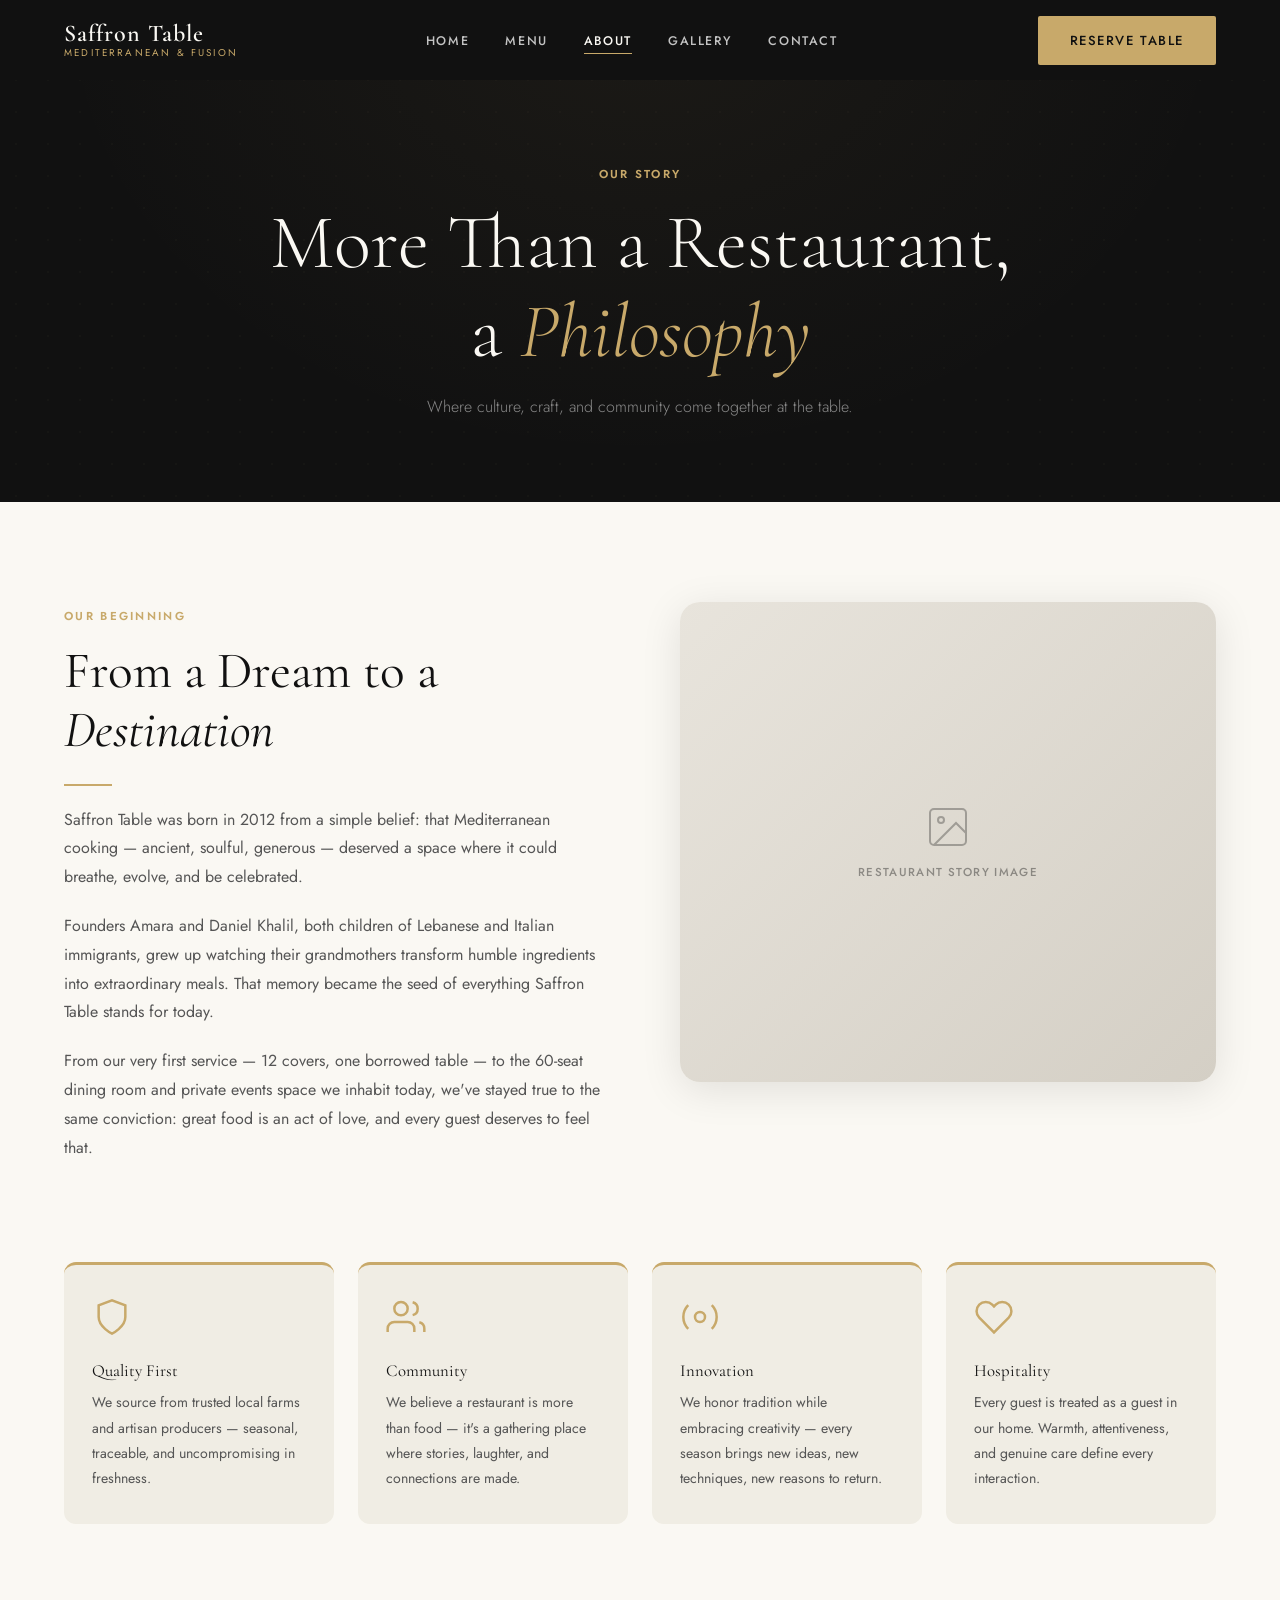
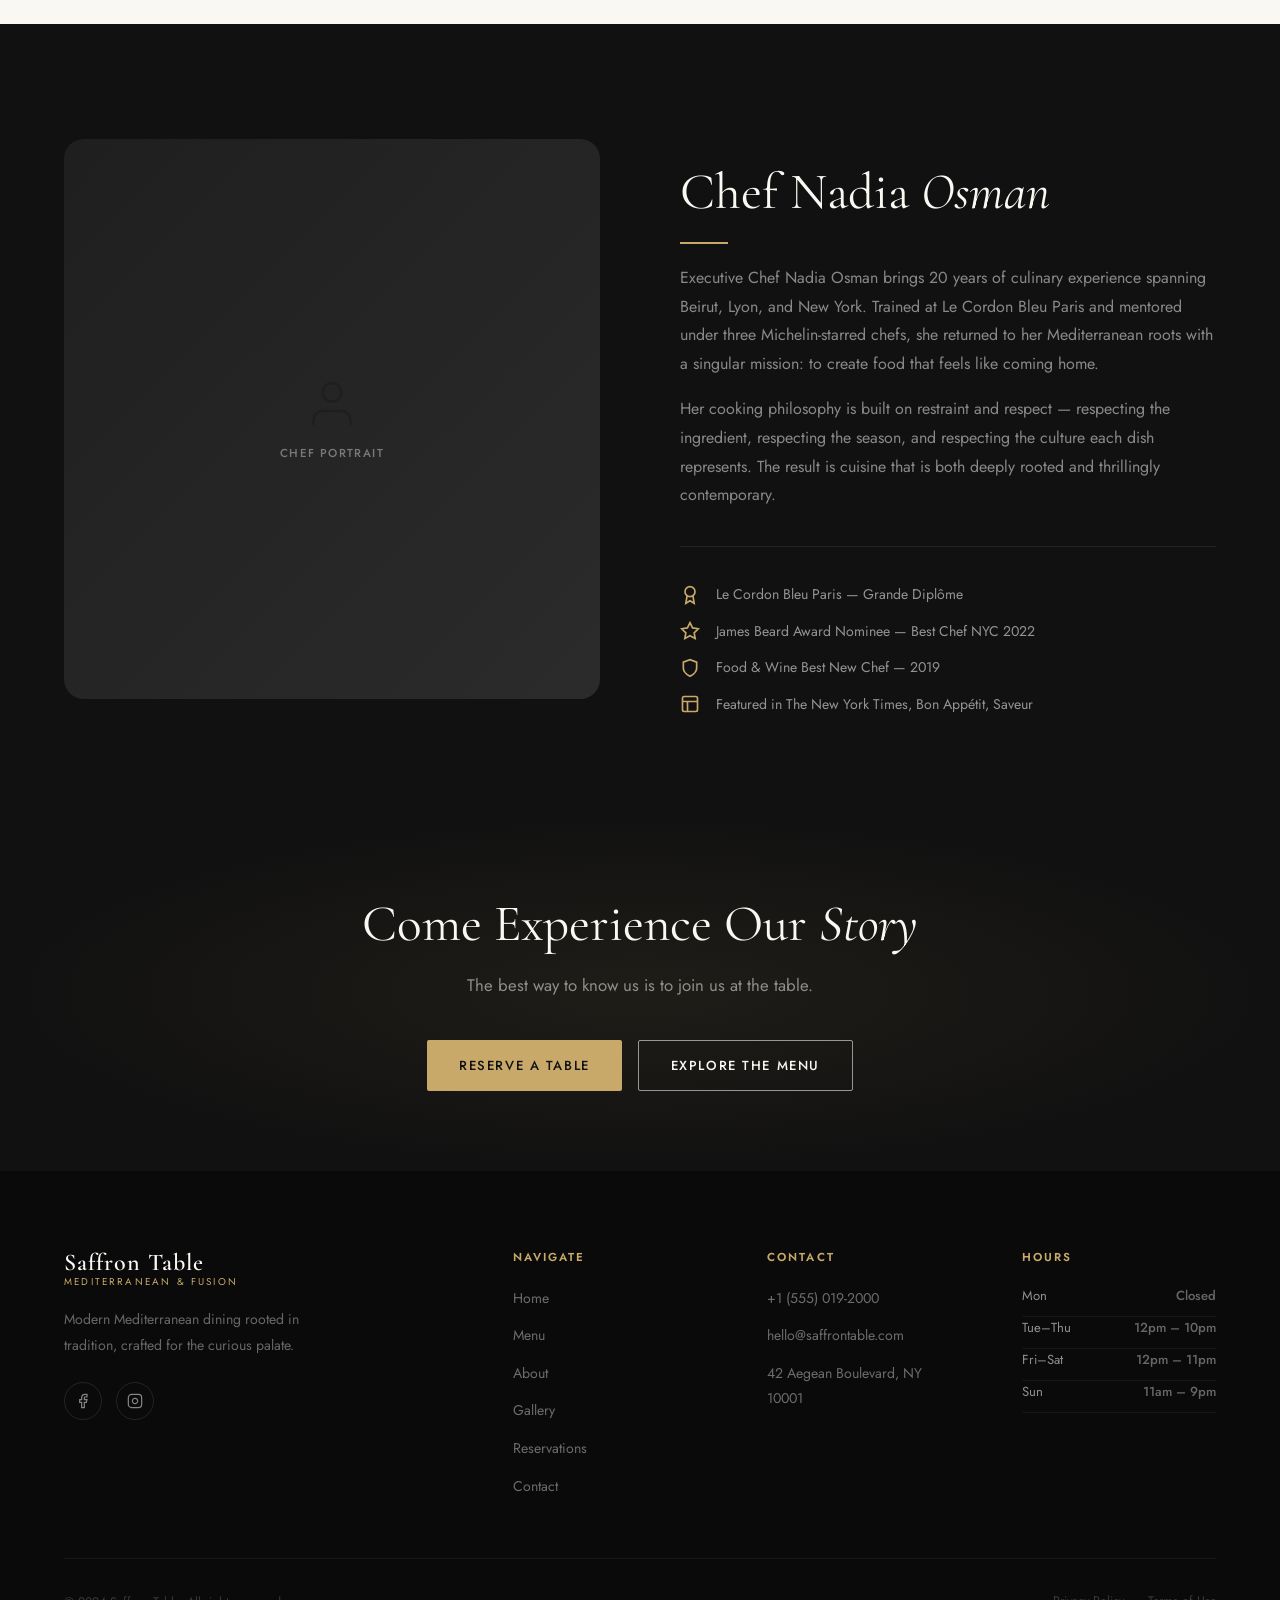
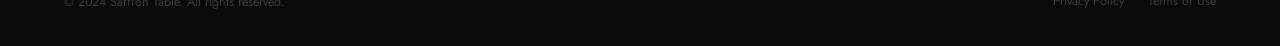
<file: about.html>
<!DOCTYPE html>
<html lang="en">
<head>
  <meta charset="UTF-8" />
  <meta name="viewport" content="width=device-width, initial-scale=1.0" />
  <title>About Us — Saffron Table</title>
  <meta name="description" content="The story behind Saffron Table — our journey, our chef, and the values that shape every dish we serve." />
  <meta property="og:title" content="About Saffron Table" />
  <meta property="og:description" content="Discover the passion, tradition, and innovation behind Saffron Table's modern Mediterranean cuisine." />
  <link rel="canonical" href="https://saffrontable.com/about.html" />
  <link rel="preconnect" href="https://fonts.googleapis.com" />
  <link rel="preconnect" href="https://fonts.gstatic.com" crossorigin />
  <link rel="stylesheet" href="css/styles.css" />
  <link rel="stylesheet" href="css/responsive.css" />
  <link rel="icon" type="image/svg+xml" href="assets/icons/favicon.svg" />
</head>
<body>
  <a href="#main" class="skip-link">Skip to main content</a>

  <nav id="navbar" class="navbar nav-solid" role="navigation" aria-label="Main navigation">
    <div class="nav-inner">
      <a href="index.html" class="nav-logo" aria-label="Saffron Table — Home">
        <span class="nav-logo-name">Saffron Table</span>
        <span class="nav-logo-sub">Mediterranean &amp; Fusion</span>
      </a>
      <ul class="nav-links" role="list">
        <li><a href="index.html">Home</a></li>
        <li><a href="menu.html">Menu</a></li>
        <li><a href="about.html" class="active">About</a></li>
        <li><a href="gallery.html">Gallery</a></li>
        <li><a href="contact.html">Contact</a></li>
      </ul>
      <a href="reservations.html" class="btn btn--primary nav-cta">Reserve Table</a>
      <button class="hamburger" id="hamburger" aria-label="Toggle mobile menu" aria-expanded="false" aria-controls="mobile-overlay">
        <span></span><span></span><span></span>
      </button>
    </div>
  </nav>

  <div class="mobile-overlay" id="mobile-overlay" aria-hidden="true" role="dialog" aria-label="Mobile navigation menu">
    <a href="index.html">Home</a>
    <a href="menu.html">Menu</a>
    <a href="about.html">About</a>
    <a href="gallery.html">Gallery</a>
    <a href="contact.html">Contact</a>
    <a href="reservations.html" class="mobile-cta btn btn--primary">Reserve Table</a>
    <div class="mobile-contact-info"><p>+1 (555) 019-2000 &nbsp;·&nbsp; hello@saffrontable.com</p></div>
  </div>

  <main id="main">

    <header class="page-hero">
      <div class="page-hero-pattern" aria-hidden="true"></div>
      <div class="container page-hero-content">
        <span class="section-label">Our Story</span>
        <h1>More Than a Restaurant,<br>a <em>Philosophy</em></h1>
        <p class="lead">Where culture, craft, and community come together at the table.</p>
      </div>
    </header>

    <!-- Story Section -->
    <section class="section about-story" aria-labelledby="story-heading">
      <div class="container">
        <div class="story-grid">
          <div class="story-content">
            <span class="section-label reveal">Our Beginning</span>
            <h2 id="story-heading" class="reveal reveal-delay-1">From a Dream to a <em>Destination</em></h2>
            <div class="divider-gold reveal reveal-delay-2"></div>
            <p class="reveal reveal-delay-2">
              Saffron Table was born in 2012 from a simple belief: that Mediterranean cooking — ancient, soulful, 
              generous — deserved a space where it could breathe, evolve, and be celebrated.
            </p>
            <p class="reveal reveal-delay-3">
              Founders Amara and Daniel Khalil, both children of Lebanese and Italian immigrants, grew up watching 
              their grandmothers transform humble ingredients into extraordinary meals. That memory became the 
              seed of everything Saffron Table stands for today.
            </p>
            <p class="reveal reveal-delay-3">
              From our very first service — 12 covers, one borrowed table — to the 60-seat dining room and 
              private events space we inhabit today, we've stayed true to the same conviction: great food is 
              an act of love, and every guest deserves to feel that.
            </p>
          </div>
          <div class="reveal reveal-delay-2" aria-hidden="true">
            <div style="height:480px; border-radius:var(--radius-lg); overflow:hidden; box-shadow:var(--shadow-card);">
              <div class="img-placeholder" style="height:100%; background:linear-gradient(135deg,#e8e4dc,#d4cfc5);">
                <svg width="48" height="48" viewBox="0 0 24 24" fill="none" stroke="currentColor" stroke-width="1" opacity="0.3"><rect x="3" y="3" width="18" height="18" rx="2"/><circle cx="8.5" cy="8.5" r="1.5"/><polyline points="21 15 16 10 5 21"/></svg>
                <span>Restaurant Story Image</span>
              </div>
            </div>
          </div>
        </div>

        <!-- Values -->
        <div class="values-grid">
          <div class="value-card reveal">
            <svg class="value-icon" viewBox="0 0 24 24" fill="none" stroke="currentColor" stroke-width="1.5" aria-hidden="true"><path d="M12 22s8-4 8-10V5l-8-3-8 3v7c0 6 8 10 8 10z"/></svg>
            <h3>Quality First</h3>
            <p>We source from trusted local farms and artisan producers — seasonal, traceable, and uncompromising in freshness.</p>
          </div>
          <div class="value-card reveal reveal-delay-1">
            <svg class="value-icon" viewBox="0 0 24 24" fill="none" stroke="currentColor" stroke-width="1.5" aria-hidden="true"><path d="M17 21v-2a4 4 0 0 0-4-4H5a4 4 0 0 0-4 4v2"/><circle cx="9" cy="7" r="4"/><path d="M23 21v-2a4 4 0 0 0-3-3.87"/><path d="M16 3.13a4 4 0 0 1 0 7.75"/></svg>
            <h3>Community</h3>
            <p>We believe a restaurant is more than food — it's a gathering place where stories, laughter, and connections are made.</p>
          </div>
          <div class="value-card reveal reveal-delay-2">
            <svg class="value-icon" viewBox="0 0 24 24" fill="none" stroke="currentColor" stroke-width="1.5" aria-hidden="true"><circle cx="12" cy="12" r="3"/><path d="M19.07 4.93a10 10 0 0 1 0 14.14M4.93 4.93a10 10 0 0 0 0 14.14"/></svg>
            <h3>Innovation</h3>
            <p>We honor tradition while embracing creativity — every season brings new ideas, new techniques, new reasons to return.</p>
          </div>
          <div class="value-card reveal reveal-delay-3">
            <svg class="value-icon" viewBox="0 0 24 24" fill="none" stroke="currentColor" stroke-width="1.5" aria-hidden="true"><path d="M20.84 4.61a5.5 5.5 0 0 0-7.78 0L12 5.67l-1.06-1.06a5.5 5.5 0 0 0-7.78 7.78l1.06 1.06L12 21.23l7.78-7.78 1.06-1.06a5.5 5.5 0 0 0 0-7.78z"/></svg>
            <h3>Hospitality</h3>
            <p>Every guest is treated as a guest in our home. Warmth, attentiveness, and genuine care define every interaction.</p>
          </div>
        </div>
      </div>
    </section>

    <!-- Chef Section -->
    <section class="section chef-section" aria-labelledby="chef-heading">
      <div class="container">
        <div class="chef-grid">
          <div class="chef-img reveal" aria-hidden="true">
            <div class="img-placeholder dark" style="height:100%;">
              <svg width="56" height="56" viewBox="0 0 24 24" fill="none" stroke="currentColor" stroke-width="1" opacity="0.2"><path d="M20 21v-2a4 4 0 0 0-4-4H8a4 4 0 0 0-4 4v2"/><circle cx="12" cy="7" r="4"/></svg>
              <span>Chef Portrait</span>
            </div>
          </div>
          <div class="chef-content">
            <span class="section-label reveal">Meet the Chef</span>
            <h2 id="chef-heading" class="reveal reveal-delay-1">Chef Nadia <em>Osman</em></h2>
            <div class="divider-gold reveal reveal-delay-2"></div>
            <p class="reveal reveal-delay-2">
              Executive Chef Nadia Osman brings 20 years of culinary experience spanning Beirut, Lyon, and New York. 
              Trained at Le Cordon Bleu Paris and mentored under three Michelin-starred chefs, she returned to her 
              Mediterranean roots with a singular mission: to create food that feels like coming home.
            </p>
            <p class="reveal reveal-delay-3">
              Her cooking philosophy is built on restraint and respect — respecting the ingredient, respecting the 
              season, and respecting the culture each dish represents. The result is cuisine that is both deeply 
              rooted and thrillingly contemporary.
            </p>
            <div class="chef-credentials reveal reveal-delay-3">
              <div class="credential-item">
                <svg viewBox="0 0 24 24" fill="none" stroke="currentColor" stroke-width="2" aria-hidden="true"><circle cx="12" cy="8" r="6"/><path d="M15.477 12.89L17 22l-5-3-5 3 1.523-9.11"/></svg>
                <span>Le Cordon Bleu Paris — Grande Diplôme</span>
              </div>
              <div class="credential-item">
                <svg viewBox="0 0 24 24" fill="none" stroke="currentColor" stroke-width="2" aria-hidden="true"><path d="M12 2l3.09 6.26L22 9.27l-5 4.87 1.18 6.88L12 17.77l-6.18 3.25L7 14.14 2 9.27l6.91-1.01L12 2z"/></svg>
                <span>James Beard Award Nominee — Best Chef NYC 2022</span>
              </div>
              <div class="credential-item">
                <svg viewBox="0 0 24 24" fill="none" stroke="currentColor" stroke-width="2" aria-hidden="true"><path d="M12 22s8-4 8-10V5l-8-3-8 3v7c0 6 8 10 8 10z"/></svg>
                <span>Food &amp; Wine Best New Chef — 2019</span>
              </div>
              <div class="credential-item">
                <svg viewBox="0 0 24 24" fill="none" stroke="currentColor" stroke-width="2" aria-hidden="true"><rect x="3" y="3" width="18" height="18" rx="2"/><path d="M3 9h18M9 21V9"/></svg>
                <span>Featured in The New York Times, Bon Appétit, Saveur</span>
              </div>
            </div>
          </div>
        </div>
      </div>
    </section>

    <section class="cta-banner">
      <div class="container">
        <h2>Come Experience Our <em>Story</em></h2>
        <p>The best way to know us is to join us at the table.</p>
        <div class="btn-group">
          <a href="reservations.html" class="btn btn--primary">Reserve a Table</a>
          <a href="menu.html" class="btn btn--outline">Explore the Menu</a>
        </div>
      </div>
    </section>

  </main>

  <footer class="footer" role="contentinfo">
    <div class="container">
      <div class="footer-grid">
        <div class="footer-brand"><div class="nav-logo"><span class="nav-logo-name">Saffron Table</span><span class="nav-logo-sub">Mediterranean &amp; Fusion</span></div><p>Modern Mediterranean dining rooted in tradition, crafted for the curious palate.</p><div class="footer-social" aria-label="Social media links"><a href="#" class="social-link" aria-label="Facebook"><svg viewBox="0 0 24 24" fill="none" stroke="currentColor" stroke-width="1.8" aria-hidden="true"><path d="M18 2h-3a5 5 0 0 0-5 5v3H7v4h3v8h4v-8h3l1-4h-4V7a1 1 0 0 1 1-1h3z"/></svg></a><a href="#" class="social-link" aria-label="Instagram"><svg viewBox="0 0 24 24" fill="none" stroke="currentColor" stroke-width="1.8" aria-hidden="true"><rect x="2" y="2" width="20" height="20" rx="5"/><path d="M16 11.37A4 4 0 1 1 12.63 8 4 4 0 0 1 16 11.37z"/><line x1="17.5" y1="6.5" x2="17.51" y2="6.5"/></svg></a></div></div>
        <div class="footer-col"><h4>Navigate</h4><ul role="list"><li><a href="index.html">Home</a></li><li><a href="menu.html">Menu</a></li><li><a href="about.html">About</a></li><li><a href="gallery.html">Gallery</a></li><li><a href="reservations.html">Reservations</a></li><li><a href="contact.html">Contact</a></li></ul></div>
        <div class="footer-col"><h4>Contact</h4><ul role="list"><li><a href="tel:+15550192000">+1 (555) 019-2000</a></li><li><a href="mailto:hello@saffrontable.com">hello@saffrontable.com</a></li><li><a href="#">42 Aegean Boulevard, NY 10001</a></li></ul></div>
        <div class="footer-col"><h4>Hours</h4><div class="hours-row"><span class="day">Mon</span><span class="time">Closed</span></div><div class="hours-row"><span class="day">Tue–Thu</span><span class="time">12pm – 10pm</span></div><div class="hours-row"><span class="day">Fri–Sat</span><span class="time">12pm – 11pm</span></div><div class="hours-row"><span class="day">Sun</span><span class="time">11am – 9pm</span></div></div>
      </div>
      <div class="footer-bottom"><p>&copy; 2024 Saffron Table. All rights reserved.</p><nav class="footer-legal" aria-label="Legal links"><a href="#">Privacy Policy</a><a href="#">Terms of Use</a></nav></div>
    </div>
  </footer>

  <script src="js/navigation.js" defer></script>
</body>
</html>
</file>
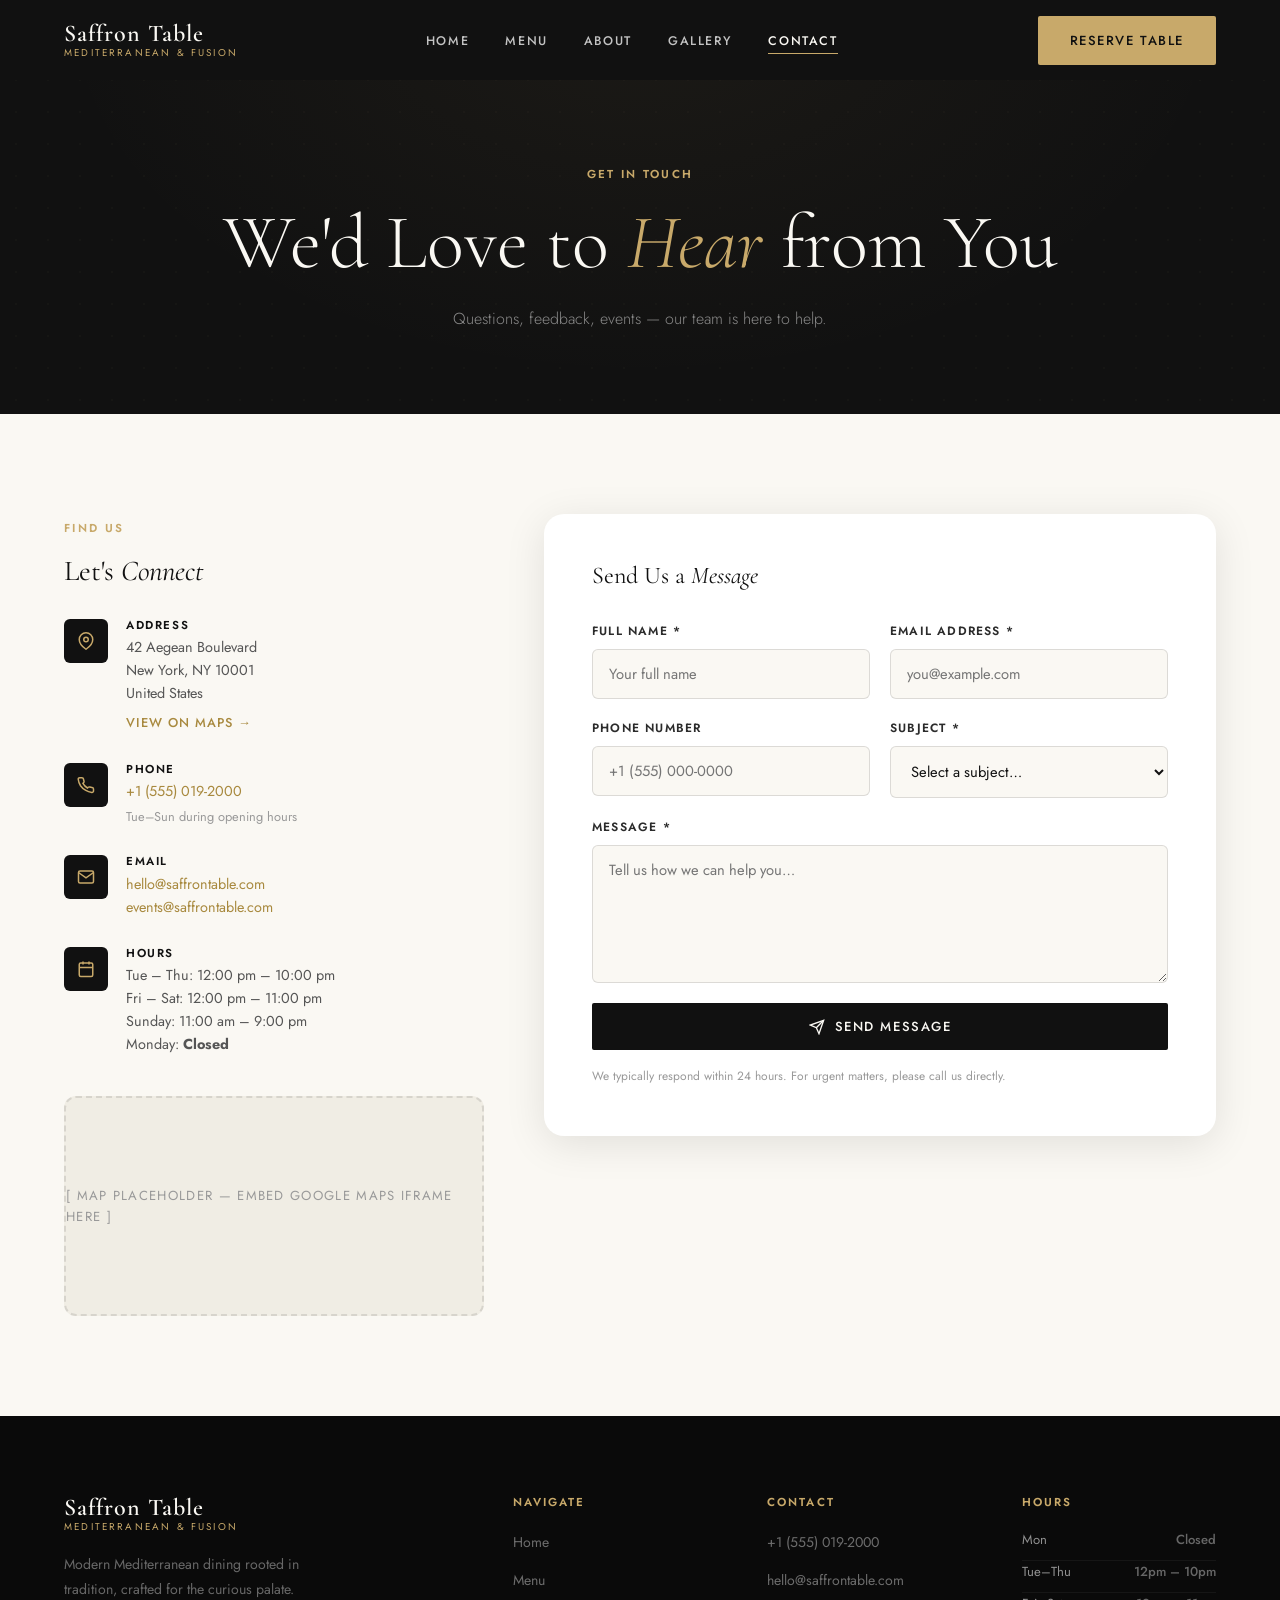
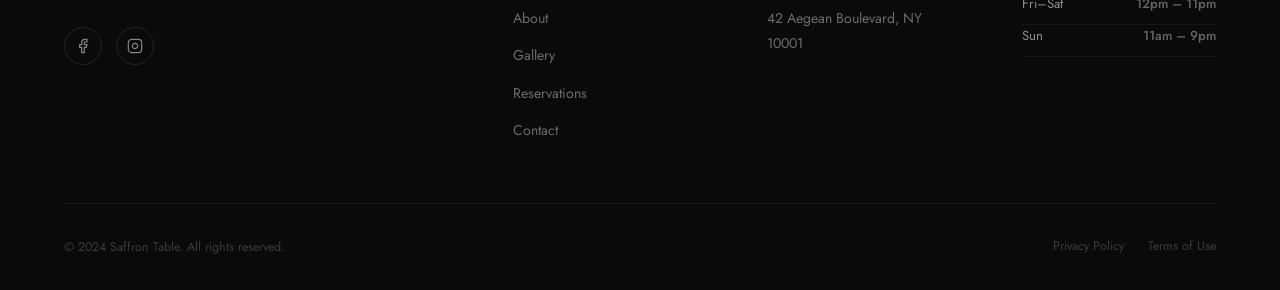
<file: contact.html>
<!DOCTYPE html>
<html lang="en">
<head>
  <meta charset="UTF-8" />
  <meta name="viewport" content="width=device-width, initial-scale=1.0" />
  <title>Contact — Saffron Table</title>
  <meta name="description" content="Get in touch with Saffron Table. Contact us for general enquiries, private events, feedback, or media requests." />
  <meta property="og:title" content="Contact — Saffron Table" />
  <meta property="og:description" content="Reach out to us for reservations, events, or any questions about Saffron Table." />
  <link rel="canonical" href="https://saffrontable.com/contact.html" />
  <link rel="preconnect" href="https://fonts.googleapis.com" />
  <link rel="preconnect" href="https://fonts.gstatic.com" crossorigin />
  <link rel="stylesheet" href="css/styles.css" />
  <link rel="stylesheet" href="css/responsive.css" />
  <link rel="icon" type="image/svg+xml" href="assets/icons/favicon.svg" />
</head>
<body>
  <a href="#main" class="skip-link">Skip to main content</a>

  <nav id="navbar" class="navbar nav-solid" role="navigation" aria-label="Main navigation">
    <div class="nav-inner">
      <a href="index.html" class="nav-logo" aria-label="Saffron Table — Home">
        <span class="nav-logo-name">Saffron Table</span>
        <span class="nav-logo-sub">Mediterranean &amp; Fusion</span>
      </a>
      <ul class="nav-links" role="list">
        <li><a href="index.html">Home</a></li>
        <li><a href="menu.html">Menu</a></li>
        <li><a href="about.html">About</a></li>
        <li><a href="gallery.html">Gallery</a></li>
        <li><a href="contact.html" class="active">Contact</a></li>
      </ul>
      <a href="reservations.html" class="btn btn--primary nav-cta">Reserve Table</a>
      <button class="hamburger" id="hamburger" aria-label="Toggle mobile menu" aria-expanded="false" aria-controls="mobile-overlay">
        <span></span><span></span><span></span>
      </button>
    </div>
  </nav>

  <div class="mobile-overlay" id="mobile-overlay" aria-hidden="true" role="dialog" aria-label="Mobile navigation menu">
    <a href="index.html">Home</a>
    <a href="menu.html">Menu</a>
    <a href="about.html">About</a>
    <a href="gallery.html">Gallery</a>
    <a href="contact.html">Contact</a>
    <a href="reservations.html" class="mobile-cta btn btn--primary">Reserve Table</a>
    <div class="mobile-contact-info"><p>+1 (555) 019-2000 &nbsp;·&nbsp; hello@saffrontable.com</p></div>
  </div>

  <main id="main">

    <header class="page-hero">
      <div class="page-hero-pattern" aria-hidden="true"></div>
      <div class="container page-hero-content">
        <span class="section-label">Get in Touch</span>
        <h1>We'd Love to <em>Hear</em> from You</h1>
        <p class="lead">Questions, feedback, events — our team is here to help.</p>
      </div>
    </header>

    <section class="section contact-section" aria-labelledby="contact-heading">
      <div class="container">
        <div class="contact-grid">

          <!-- Contact Details -->
          <aside aria-label="Contact details and location">
            <span class="section-label reveal">Find Us</span>
            <h2 id="contact-heading" class="reveal reveal-delay-1" style="font-size:1.8rem;margin-bottom:32px;">Let's <em>Connect</em></h2>

            <div class="contact-details">

              <div class="contact-detail-item reveal reveal-delay-1">
                <div class="contact-detail-icon" aria-hidden="true">
                  <svg viewBox="0 0 24 24" fill="none" stroke="currentColor" stroke-width="2"><path d="M21 10c0 7-9 13-9 13s-9-6-9-13a9 9 0 0 1 18 0z"/><circle cx="12" cy="10" r="3"/></svg>
                </div>
                <div class="contact-detail-text">
                  <h4>Address</h4>
                  <p>42 Aegean Boulevard<br>New York, NY 10001<br>United States</p>
                  <a href="https://maps.google.com/?q=42+Aegean+Boulevard+New+York" target="_blank" rel="noopener noreferrer" style="display:inline-block;margin-top:8px;font-size:0.8rem;font-weight:500;letter-spacing:0.08em;text-transform:uppercase;color:var(--gold-dark);">View on Maps →</a>
                </div>
              </div>

              <div class="contact-detail-item reveal reveal-delay-2">
                <div class="contact-detail-icon" aria-hidden="true">
                  <svg viewBox="0 0 24 24" fill="none" stroke="currentColor" stroke-width="2"><path d="M22 16.92v3a2 2 0 0 1-2.18 2 19.79 19.79 0 0 1-8.63-3.07A19.5 19.5 0 0 1 4.69 13a19.79 19.79 0 0 1-3.07-8.67A2 2 0 0 1 3.6 2.18h3a2 2 0 0 1 2 1.72c.127.96.361 1.903.7 2.81a2 2 0 0 1-.45 2.11L7.91 9.91a16 16 0 0 0 6.12 6.12l.91-.91a2 2 0 0 1 2.11-.45c.907.339 1.85.573 2.81.7A2 2 0 0 1 22 17z"/></svg>
                </div>
                <div class="contact-detail-text">
                  <h4>Phone</h4>
                  <p><a href="tel:+15550192000">+1 (555) 019-2000</a></p>
                  <p style="margin-top:4px;font-size:0.8rem;color:var(--light-gray);">Tue–Sun during opening hours</p>
                </div>
              </div>

              <div class="contact-detail-item reveal reveal-delay-2">
                <div class="contact-detail-icon" aria-hidden="true">
                  <svg viewBox="0 0 24 24" fill="none" stroke="currentColor" stroke-width="2"><path d="M4 4h16c1.1 0 2 .9 2 2v12c0 1.1-.9 2-2 2H4c-1.1 0-2-.9-2-2V6c0-1.1.9-2 2-2z"/><polyline points="22,6 12,13 2,6"/></svg>
                </div>
                <div class="contact-detail-text">
                  <h4>Email</h4>
                  <p><a href="mailto:hello@saffrontable.com">hello@saffrontable.com</a></p>
                  <p><a href="mailto:events@saffrontable.com">events@saffrontable.com</a></p>
                </div>
              </div>

              <div class="contact-detail-item reveal reveal-delay-3">
                <div class="contact-detail-icon" aria-hidden="true">
                  <svg viewBox="0 0 24 24" fill="none" stroke="currentColor" stroke-width="2"><rect x="3" y="4" width="18" height="18" rx="2"/><line x1="16" y1="2" x2="16" y2="6"/><line x1="8" y1="2" x2="8" y2="6"/><line x1="3" y1="10" x2="21" y2="10"/></svg>
                </div>
                <div class="contact-detail-text">
                  <h4>Hours</h4>
                  <p>
                    Tue – Thu: 12:00 pm – 10:00 pm<br>
                    Fri – Sat: 12:00 pm – 11:00 pm<br>
                    Sunday: 11:00 am – 9:00 pm<br>
                    Monday: <strong>Closed</strong>
                  </p>
                </div>
              </div>

            </div>

            <!-- Map Placeholder -->
            <div class="contact-map reveal reveal-delay-3" role="img" aria-label="Map location placeholder">
              <span>[ Map Placeholder — Embed Google Maps iframe here ]</span>
            </div>

          </aside>

          <!-- Contact Form -->
          <div class="reveal reveal-delay-2">
            <div class="contact-form-wrap">
              <h3>Send Us a <em>Message</em></h3>

              <!--
                FORMSPREE INTEGRATION:
                Replace "your-form-id" with your actual Formspree form ID.
                Get your form ID at: https://formspree.io/
                Example: action="https://formspree.io/f/xpzgkjqr"
              -->
              <form
                id="contact-form"
                action="https://formspree.io/f/your-form-id"
                method="POST"
                novalidate
                aria-label="Contact form"
              >
                <!-- Honeypot field for spam prevention (hidden from real users) -->
                <div aria-hidden="true" style="display:none;">
                  <input type="text" name="_gotcha" tabindex="-1" autocomplete="off" />
                </div>

                <!-- Subject redirect (Formspree) -->
                <input type="hidden" name="_subject" value="New message from Saffron Table website" />

                <div class="form-row">
                  <div class="form-group">
                    <label for="name">Full Name <span aria-hidden="true">*</span></label>
                    <input
                      type="text"
                      id="name"
                      name="name"
                      autocomplete="name"
                      required
                      aria-required="true"
                      aria-describedby="name-error"
                      placeholder="Your full name"
                    />
                    <span class="error-msg" id="name-error" role="alert" aria-live="polite"></span>
                  </div>
                  <div class="form-group">
                    <label for="email">Email Address <span aria-hidden="true">*</span></label>
                    <input
                      type="email"
                      id="email"
                      name="email"
                      autocomplete="email"
                      required
                      aria-required="true"
                      aria-describedby="email-error"
                      placeholder="you@example.com"
                    />
                    <span class="error-msg" id="email-error" role="alert" aria-live="polite"></span>
                  </div>
                </div>

                <div class="form-row">
                  <div class="form-group">
                    <label for="phone">Phone Number</label>
                    <input
                      type="tel"
                      id="phone"
                      name="phone"
                      autocomplete="tel"
                      aria-describedby="phone-error"
                      placeholder="+1 (555) 000-0000"
                    />
                    <span class="error-msg" id="phone-error" role="alert" aria-live="polite"></span>
                  </div>
                  <div class="form-group">
                    <label for="subject">Subject <span aria-hidden="true">*</span></label>
                    <select id="subject" name="subject" required aria-required="true" aria-describedby="subject-error">
                      <option value="">Select a subject…</option>
                      <option value="General Enquiry">General Enquiry</option>
                      <option value="Private Event">Private Event</option>
                      <option value="Group Booking (9+)">Group Booking (9+)</option>
                      <option value="Feedback">Feedback</option>
                      <option value="Press & Media">Press &amp; Media</option>
                      <option value="Other">Other</option>
                    </select>
                    <span class="error-msg" id="subject-error" role="alert" aria-live="polite"></span>
                  </div>
                </div>

                <div class="form-group">
                  <label for="message">Message <span aria-hidden="true">*</span></label>
                  <textarea
                    id="message"
                    name="message"
                    rows="5"
                    required
                    aria-required="true"
                    aria-describedby="message-error"
                    placeholder="Tell us how we can help you…"
                  ></textarea>
                  <span class="error-msg" id="message-error" role="alert" aria-live="polite"></span>
                </div>

                <div class="form-submit-area">
                  <button type="submit" class="btn btn--dark" aria-describedby="form-status">
                    <svg width="16" height="16" viewBox="0 0 24 24" fill="none" stroke="currentColor" stroke-width="2" aria-hidden="true"><line x1="22" y1="2" x2="11" y2="13"/><polygon points="22 2 15 22 11 13 2 9 22 2"/></svg>
                    <span class="btn-text">Send Message</span>
                    <span class="btn-spinner" style="display:none;width:14px;height:14px;border:2px solid rgba(255,255,255,0.3);border-top-color:white;border-radius:50%;animation:spin 0.7s linear infinite;" aria-hidden="true"></span>
                  </button>
                </div>

                <div id="form-status" class="form-status" role="alert" aria-live="polite" style="display:none;"></div>

                <p style="margin-top:16px;font-size:0.75rem;color:var(--light-gray);">
                  We typically respond within 24 hours. For urgent matters, please call us directly.
                </p>

              </form>
            </div>
          </div>

        </div>
      </div>
    </section>

  </main>

  <footer class="footer" role="contentinfo">
    <div class="container">
      <div class="footer-grid">
        <div class="footer-brand"><div class="nav-logo"><span class="nav-logo-name">Saffron Table</span><span class="nav-logo-sub">Mediterranean &amp; Fusion</span></div><p>Modern Mediterranean dining rooted in tradition, crafted for the curious palate.</p><div class="footer-social" aria-label="Social media links"><a href="#" class="social-link" aria-label="Facebook"><svg viewBox="0 0 24 24" fill="none" stroke="currentColor" stroke-width="1.8" aria-hidden="true"><path d="M18 2h-3a5 5 0 0 0-5 5v3H7v4h3v8h4v-8h3l1-4h-4V7a1 1 0 0 1 1-1h3z"/></svg></a><a href="#" class="social-link" aria-label="Instagram"><svg viewBox="0 0 24 24" fill="none" stroke="currentColor" stroke-width="1.8" aria-hidden="true"><rect x="2" y="2" width="20" height="20" rx="5"/><path d="M16 11.37A4 4 0 1 1 12.63 8 4 4 0 0 1 16 11.37z"/><line x1="17.5" y1="6.5" x2="17.51" y2="6.5"/></svg></a></div></div>
        <div class="footer-col"><h4>Navigate</h4><ul role="list"><li><a href="index.html">Home</a></li><li><a href="menu.html">Menu</a></li><li><a href="about.html">About</a></li><li><a href="gallery.html">Gallery</a></li><li><a href="reservations.html">Reservations</a></li><li><a href="contact.html">Contact</a></li></ul></div>
        <div class="footer-col"><h4>Contact</h4><ul role="list"><li><a href="tel:+15550192000">+1 (555) 019-2000</a></li><li><a href="mailto:hello@saffrontable.com">hello@saffrontable.com</a></li><li><a href="#">42 Aegean Boulevard, NY 10001</a></li></ul></div>
        <div class="footer-col"><h4>Hours</h4><div class="hours-row"><span class="day">Mon</span><span class="time">Closed</span></div><div class="hours-row"><span class="day">Tue–Thu</span><span class="time">12pm – 10pm</span></div><div class="hours-row"><span class="day">Fri–Sat</span><span class="time">12pm – 11pm</span></div><div class="hours-row"><span class="day">Sun</span><span class="time">11am – 9pm</span></div></div>
      </div>
      <div class="footer-bottom"><p>&copy; 2024 Saffron Table. All rights reserved.</p><nav class="footer-legal" aria-label="Legal links"><a href="#">Privacy Policy</a><a href="#">Terms of Use</a></nav></div>
    </div>
  </footer>

  <!-- Spinner keyframe -->
  <style>@keyframes spin { to { transform: rotate(360deg); } }</style>

  <script src="js/navigation.js" defer></script>
  <script src="js/form.js" defer></script>
</body>
</html>
</file>
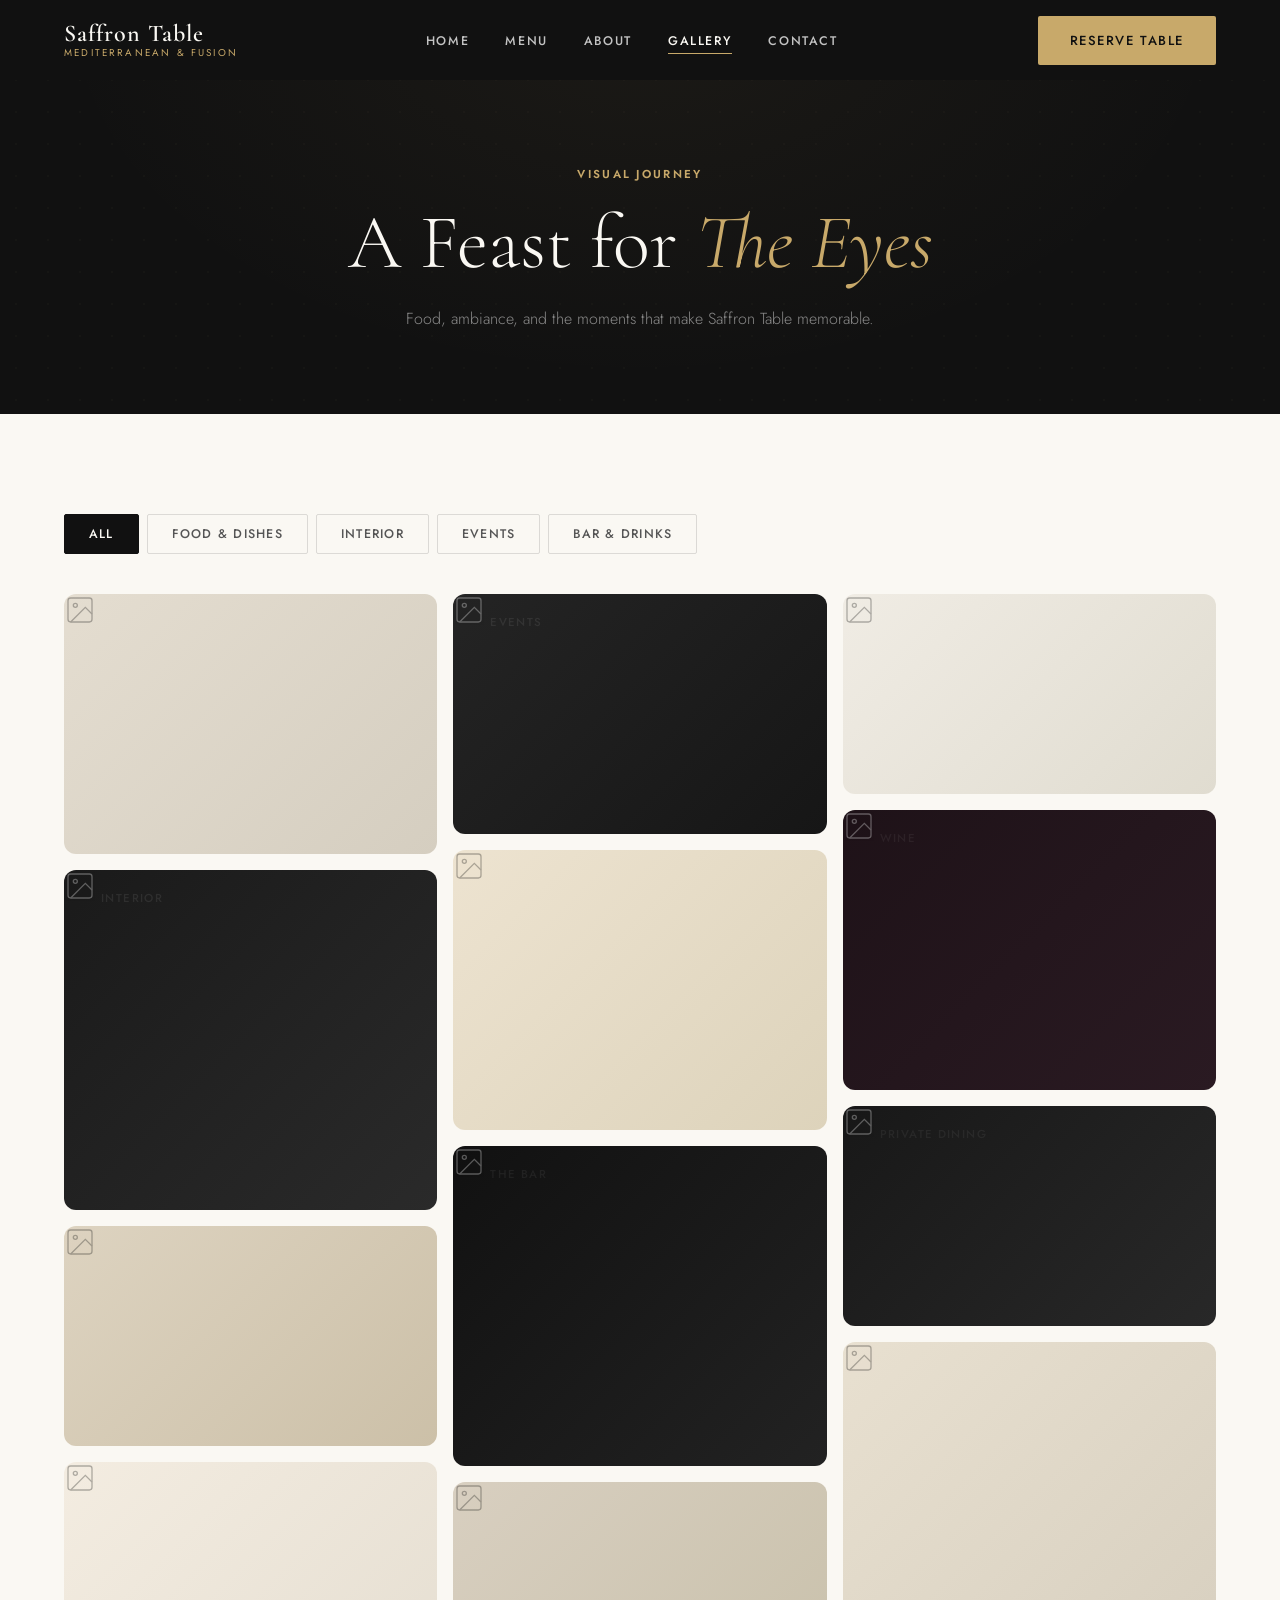
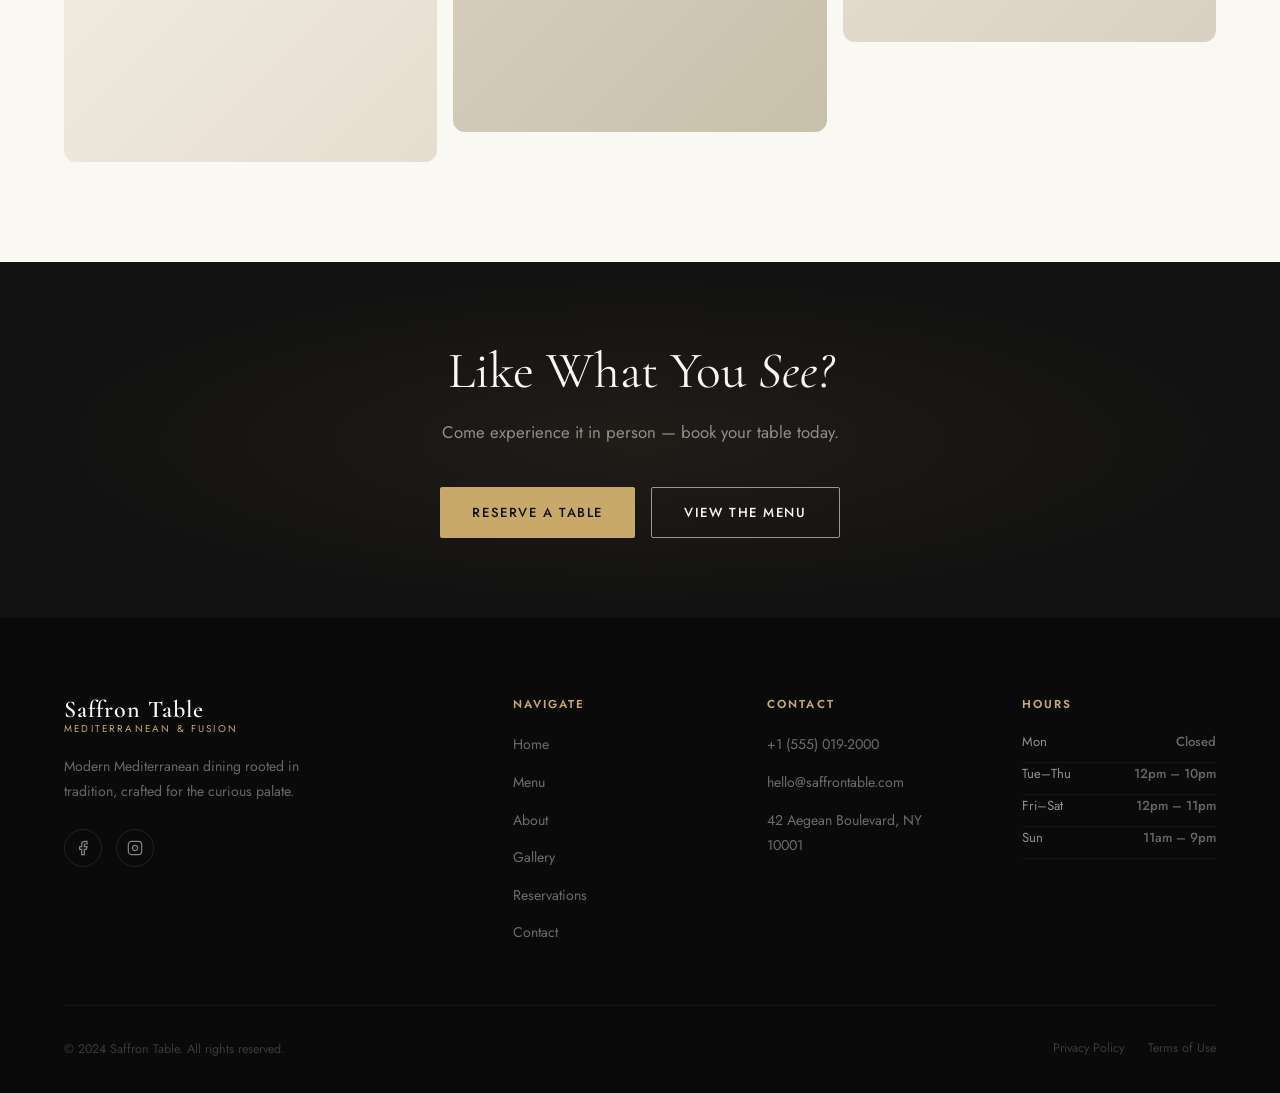
<file: gallery.html>
<!DOCTYPE html>
<html lang="en">
<head>
  <meta charset="UTF-8" />
  <meta name="viewport" content="width=device-width, initial-scale=1.0" />
  <title>Gallery — Saffron Table</title>
  <meta name="description" content="Browse the Saffron Table gallery — our food, our space, our atmosphere. A visual taste of what awaits you." />
  <meta property="og:title" content="Gallery — Saffron Table" />
  <meta property="og:description" content="A visual journey through our dishes, our space, and our Mediterranean-inspired atmosphere." />
  <link rel="canonical" href="https://saffrontable.com/gallery.html" />
  <link rel="preconnect" href="https://fonts.googleapis.com" />
  <link rel="preconnect" href="https://fonts.gstatic.com" crossorigin />
  <link rel="stylesheet" href="css/styles.css" />
  <link rel="stylesheet" href="css/responsive.css" />
  <link rel="icon" type="image/svg+xml" href="assets/icons/favicon.svg" />
</head>
<body>
  <a href="#main" class="skip-link">Skip to main content</a>

  <nav id="navbar" class="navbar nav-solid" role="navigation" aria-label="Main navigation">
    <div class="nav-inner">
      <a href="index.html" class="nav-logo" aria-label="Saffron Table — Home">
        <span class="nav-logo-name">Saffron Table</span>
        <span class="nav-logo-sub">Mediterranean &amp; Fusion</span>
      </a>
      <ul class="nav-links" role="list">
        <li><a href="index.html">Home</a></li>
        <li><a href="menu.html">Menu</a></li>
        <li><a href="about.html">About</a></li>
        <li><a href="gallery.html" class="active">Gallery</a></li>
        <li><a href="contact.html">Contact</a></li>
      </ul>
      <a href="reservations.html" class="btn btn--primary nav-cta">Reserve Table</a>
      <button class="hamburger" id="hamburger" aria-label="Toggle mobile menu" aria-expanded="false" aria-controls="mobile-overlay">
        <span></span><span></span><span></span>
      </button>
    </div>
  </nav>

  <div class="mobile-overlay" id="mobile-overlay" aria-hidden="true" role="dialog" aria-label="Mobile navigation menu">
    <a href="index.html">Home</a>
    <a href="menu.html">Menu</a>
    <a href="about.html">About</a>
    <a href="gallery.html">Gallery</a>
    <a href="contact.html">Contact</a>
    <a href="reservations.html" class="mobile-cta btn btn--primary">Reserve Table</a>
    <div class="mobile-contact-info"><p>+1 (555) 019-2000 &nbsp;·&nbsp; hello@saffrontable.com</p></div>
  </div>

  <main id="main">

    <header class="page-hero">
      <div class="page-hero-pattern" aria-hidden="true"></div>
      <div class="container page-hero-content">
        <span class="section-label">Visual Journey</span>
        <h1>A Feast for <em>The Eyes</em></h1>
        <p class="lead">Food, ambiance, and the moments that make Saffron Table memorable.</p>
      </div>
    </header>

    <section class="section gallery-section" aria-labelledby="gallery-heading">
      <div class="container">

        <h2 id="gallery-heading" class="sr-only">Photo Gallery</h2>

        <!-- Filter Buttons -->
        <div class="gallery-filters reveal" role="group" aria-label="Filter gallery by category">
          <button class="cat-btn active gallery-filter-btn" data-filter="all">All</button>
          <button class="cat-btn gallery-filter-btn" data-filter="food">Food &amp; Dishes</button>
          <button class="cat-btn gallery-filter-btn" data-filter="interior">Interior</button>
          <button class="cat-btn gallery-filter-btn" data-filter="events">Events</button>
          <button class="cat-btn gallery-filter-btn" data-filter="bar">Bar &amp; Drinks</button>
        </div>

        <!-- Masonry Gallery Grid -->
        <div class="gallery-grid reveal" role="list" aria-label="Gallery images">

          <!-- Each item: data-category for filtering, data-caption for lightbox, data-full for full image src -->
          <!-- Replace img-placeholder divs with real <img> tags when photos are available -->

          <div class="gallery-item" data-category="food" data-caption="Saffron-Scented Hummus" role="listitem">
            <div class="gallery-img img-placeholder" style="--ar:1; height:260px; background:linear-gradient(135deg,#e4ddd0,#d5cec0);">
              <svg width="32" height="32" viewBox="0 0 24 24" fill="none" stroke="currentColor" stroke-width="1" opacity="0.3"><rect x="3" y="3" width="18" height="18" rx="2"/><circle cx="8.5" cy="8.5" r="1.5"/><polyline points="21 15 16 10 5 21"/></svg>
            </div>
            <div class="gallery-overlay"><span class="gallery-caption">Saffron-Scented Hummus</span></div>
          </div>

          <div class="gallery-item" data-category="interior" data-caption="Main Dining Room" role="listitem">
            <div class="gallery-img img-placeholder" style="--ar:4/3; height:340px; background:linear-gradient(135deg,#1a1a1a,#2a2a2a);">
              <svg width="32" height="32" viewBox="0 0 24 24" fill="none" stroke="currentColor" stroke-width="1" opacity="0.2" color="white"><rect x="3" y="3" width="18" height="18" rx="2"/><circle cx="8.5" cy="8.5" r="1.5"/><polyline points="21 15 16 10 5 21"/></svg>
              <span style="color:rgba(255,255,255,0.2);">Interior</span>
            </div>
            <div class="gallery-overlay"><span class="gallery-caption">Main Dining Room</span></div>
          </div>

          <div class="gallery-item" data-category="food" data-caption="Octopus à la Plancha" role="listitem">
            <div class="gallery-img img-placeholder" style="height:220px; background:linear-gradient(135deg,#ddd3c0,#ccc0a8);">
              <svg width="32" height="32" viewBox="0 0 24 24" fill="none" stroke="currentColor" stroke-width="1" opacity="0.3"><rect x="3" y="3" width="18" height="18" rx="2"/><circle cx="8.5" cy="8.5" r="1.5"/><polyline points="21 15 16 10 5 21"/></svg>
            </div>
            <div class="gallery-overlay"><span class="gallery-caption">Octopus à la Plancha</span></div>
          </div>

          <div class="gallery-item" data-category="bar" data-caption="Saffron Spritz — Our Signature Cocktail" role="listitem">
            <div class="gallery-img img-placeholder" style="height:300px; background:linear-gradient(135deg,#c8a06a22,#e4ddd0);">
              <svg width="32" height="32" viewBox="0 0 24 24" fill="none" stroke="currentColor" stroke-width="1" opacity="0.3"><rect x="3" y="3" width="18" height="18" rx="2"/><circle cx="8.5" cy="8.5" r="1.5"/><polyline points="21 15 16 10 5 21"/></svg>
            </div>
            <div class="gallery-overlay"><span class="gallery-caption">Saffron Spritz</span></div>
          </div>

          <div class="gallery-item" data-category="events" data-caption="Private Dining Setup" role="listitem">
            <div class="gallery-img img-placeholder" style="height:240px; background:linear-gradient(135deg,#242424,#161616);">
              <svg width="32" height="32" viewBox="0 0 24 24" fill="none" stroke="currentColor" stroke-width="1" opacity="0.2" color="white"><rect x="3" y="3" width="18" height="18" rx="2"/><circle cx="8.5" cy="8.5" r="1.5"/><polyline points="21 15 16 10 5 21"/></svg>
              <span style="color:rgba(255,255,255,0.2);">Events</span>
            </div>
            <div class="gallery-overlay"><span class="gallery-caption">Private Dining Setup</span></div>
          </div>

          <div class="gallery-item" data-category="food" data-caption="Baklava Sundae" role="listitem">
            <div class="gallery-img img-placeholder" style="height:280px; background:linear-gradient(135deg,#ede3d0,#ddd3bb);">
              <svg width="32" height="32" viewBox="0 0 24 24" fill="none" stroke="currentColor" stroke-width="1" opacity="0.3"><rect x="3" y="3" width="18" height="18" rx="2"/><circle cx="8.5" cy="8.5" r="1.5"/><polyline points="21 15 16 10 5 21"/></svg>
            </div>
            <div class="gallery-overlay"><span class="gallery-caption">Baklava Sundae</span></div>
          </div>

          <div class="gallery-item" data-category="interior" data-caption="The Bar" role="listitem">
            <div class="gallery-img img-placeholder" style="height:320px; background:linear-gradient(135deg,#111,#222);">
              <svg width="32" height="32" viewBox="0 0 24 24" fill="none" stroke="currentColor" stroke-width="1" opacity="0.15" color="white"><rect x="3" y="3" width="18" height="18" rx="2"/><circle cx="8.5" cy="8.5" r="1.5"/><polyline points="21 15 16 10 5 21"/></svg>
              <span style="color:rgba(255,255,255,0.15);">The Bar</span>
            </div>
            <div class="gallery-overlay"><span class="gallery-caption">The Bar</span></div>
          </div>

          <div class="gallery-item" data-category="food" data-caption="Lamb Rack Provençal" role="listitem">
            <div class="gallery-img img-placeholder" style="height:250px; background:linear-gradient(135deg,#d8cfc0,#c8c0aa);">
              <svg width="32" height="32" viewBox="0 0 24 24" fill="none" stroke="currentColor" stroke-width="1" opacity="0.3"><rect x="3" y="3" width="18" height="18" rx="2"/><circle cx="8.5" cy="8.5" r="1.5"/><polyline points="21 15 16 10 5 21"/></svg>
            </div>
            <div class="gallery-overlay"><span class="gallery-caption">Lamb Rack Provençal</span></div>
          </div>

          <div class="gallery-item" data-category="events" data-caption="Wedding Reception" role="listitem">
            <div class="gallery-img img-placeholder" style="height:200px; background:linear-gradient(135deg,#f0ece4,#e0dcd0);">
              <svg width="32" height="32" viewBox="0 0 24 24" fill="none" stroke="currentColor" stroke-width="1" opacity="0.3"><rect x="3" y="3" width="18" height="18" rx="2"/><circle cx="8.5" cy="8.5" r="1.5"/><polyline points="21 15 16 10 5 21"/></svg>
            </div>
            <div class="gallery-overlay"><span class="gallery-caption">Wedding Reception</span></div>
          </div>

          <div class="gallery-item" data-category="bar" data-caption="Wine Selection" role="listitem">
            <div class="gallery-img img-placeholder" style="height:280px; background:linear-gradient(135deg,#1e1218,#2a1a22);">
              <svg width="32" height="32" viewBox="0 0 24 24" fill="none" stroke="currentColor" stroke-width="1" opacity="0.15" color="white"><rect x="3" y="3" width="18" height="18" rx="2"/><circle cx="8.5" cy="8.5" r="1.5"/><polyline points="21 15 16 10 5 21"/></svg>
              <span style="color:rgba(255,255,255,0.15);">Wine</span>
            </div>
            <div class="gallery-overlay"><span class="gallery-caption">Wine Selection</span></div>
          </div>

          <div class="gallery-item" data-category="interior" data-caption="Private Dining Room" role="listitem">
            <div class="gallery-img img-placeholder" style="height:220px; background:linear-gradient(135deg,#181818,#282828);">
              <svg width="32" height="32" viewBox="0 0 24 24" fill="none" stroke="currentColor" stroke-width="1" opacity="0.15" color="white"><rect x="3" y="3" width="18" height="18" rx="2"/><circle cx="8.5" cy="8.5" r="1.5"/><polyline points="21 15 16 10 5 21"/></svg>
              <span style="color:rgba(255,255,255,0.15);">Private Dining</span>
            </div>
            <div class="gallery-overlay"><span class="gallery-caption">Private Dining Room</span></div>
          </div>

          <div class="gallery-item" data-category="food" data-caption="Mezze Sharing Plate" role="listitem">
            <div class="gallery-img img-placeholder" style="height:300px; background:linear-gradient(135deg,#e8e0d0,#d8d0c0);">
              <svg width="32" height="32" viewBox="0 0 24 24" fill="none" stroke="currentColor" stroke-width="1" opacity="0.3"><rect x="3" y="3" width="18" height="18" rx="2"/><circle cx="8.5" cy="8.5" r="1.5"/><polyline points="21 15 16 10 5 21"/></svg>
            </div>
            <div class="gallery-overlay"><span class="gallery-caption">Mezze Sharing Plate</span></div>
          </div>

        </div>
      </div>
    </section>

    <section class="cta-banner">
      <div class="container">
        <h2>Like What You <em>See?</em></h2>
        <p>Come experience it in person — book your table today.</p>
        <div class="btn-group">
          <a href="reservations.html" class="btn btn--primary">Reserve a Table</a>
          <a href="menu.html" class="btn btn--outline">View the Menu</a>
        </div>
      </div>
    </section>

  </main>

  <!-- ── Lightbox ── -->
  <div id="lightbox" class="lightbox" role="dialog" aria-modal="true" aria-label="Image lightbox" aria-hidden="true">
    <div class="lightbox-inner">
      <button id="lightbox-close" class="lightbox-close" aria-label="Close lightbox">
        <svg viewBox="0 0 24 24" fill="none" stroke="currentColor" stroke-width="2" aria-hidden="true"><line x1="18" y1="6" x2="6" y2="18"/><line x1="6" y1="6" x2="18" y2="18"/></svg>
      </button>
      <div id="lightbox-content" aria-live="polite"></div>
      <button id="lightbox-prev" class="lightbox-prev" aria-label="Previous image">
        <svg viewBox="0 0 24 24" fill="none" stroke="currentColor" stroke-width="2" aria-hidden="true"><polyline points="15 18 9 12 15 6"/></svg>
      </button>
      <button id="lightbox-next" class="lightbox-next" aria-label="Next image">
        <svg viewBox="0 0 24 24" fill="none" stroke="currentColor" stroke-width="2" aria-hidden="true"><polyline points="9 18 15 12 9 6"/></svg>
      </button>
    </div>
    <p id="lightbox-caption" style="position:absolute;bottom:24px;left:50%;transform:translateX(-50%);color:rgba(255,255,255,0.6);font-size:0.85rem;letter-spacing:0.06em;text-align:center;white-space:nowrap;overflow:hidden;text-overflow:ellipsis;max-width:90vw;"></p>
  </div>

  <footer class="footer" role="contentinfo">
    <div class="container">
      <div class="footer-grid">
        <div class="footer-brand"><div class="nav-logo"><span class="nav-logo-name">Saffron Table</span><span class="nav-logo-sub">Mediterranean &amp; Fusion</span></div><p>Modern Mediterranean dining rooted in tradition, crafted for the curious palate.</p><div class="footer-social" aria-label="Social media links"><a href="#" class="social-link" aria-label="Facebook"><svg viewBox="0 0 24 24" fill="none" stroke="currentColor" stroke-width="1.8" aria-hidden="true"><path d="M18 2h-3a5 5 0 0 0-5 5v3H7v4h3v8h4v-8h3l1-4h-4V7a1 1 0 0 1 1-1h3z"/></svg></a><a href="#" class="social-link" aria-label="Instagram"><svg viewBox="0 0 24 24" fill="none" stroke="currentColor" stroke-width="1.8" aria-hidden="true"><rect x="2" y="2" width="20" height="20" rx="5"/><path d="M16 11.37A4 4 0 1 1 12.63 8 4 4 0 0 1 16 11.37z"/><line x1="17.5" y1="6.5" x2="17.51" y2="6.5"/></svg></a></div></div>
        <div class="footer-col"><h4>Navigate</h4><ul role="list"><li><a href="index.html">Home</a></li><li><a href="menu.html">Menu</a></li><li><a href="about.html">About</a></li><li><a href="gallery.html">Gallery</a></li><li><a href="reservations.html">Reservations</a></li><li><a href="contact.html">Contact</a></li></ul></div>
        <div class="footer-col"><h4>Contact</h4><ul role="list"><li><a href="tel:+15550192000">+1 (555) 019-2000</a></li><li><a href="mailto:hello@saffrontable.com">hello@saffrontable.com</a></li><li><a href="#">42 Aegean Boulevard, NY 10001</a></li></ul></div>
        <div class="footer-col"><h4>Hours</h4><div class="hours-row"><span class="day">Mon</span><span class="time">Closed</span></div><div class="hours-row"><span class="day">Tue–Thu</span><span class="time">12pm – 10pm</span></div><div class="hours-row"><span class="day">Fri–Sat</span><span class="time">12pm – 11pm</span></div><div class="hours-row"><span class="day">Sun</span><span class="time">11am – 9pm</span></div></div>
      </div>
      <div class="footer-bottom"><p>&copy; 2024 Saffron Table. All rights reserved.</p><nav class="footer-legal" aria-label="Legal links"><a href="#">Privacy Policy</a><a href="#">Terms of Use</a></nav></div>
    </div>
  </footer>

  <script src="js/navigation.js" defer></script>
  <script src="js/gallery.js" defer></script>
</body>
</html>
</file>
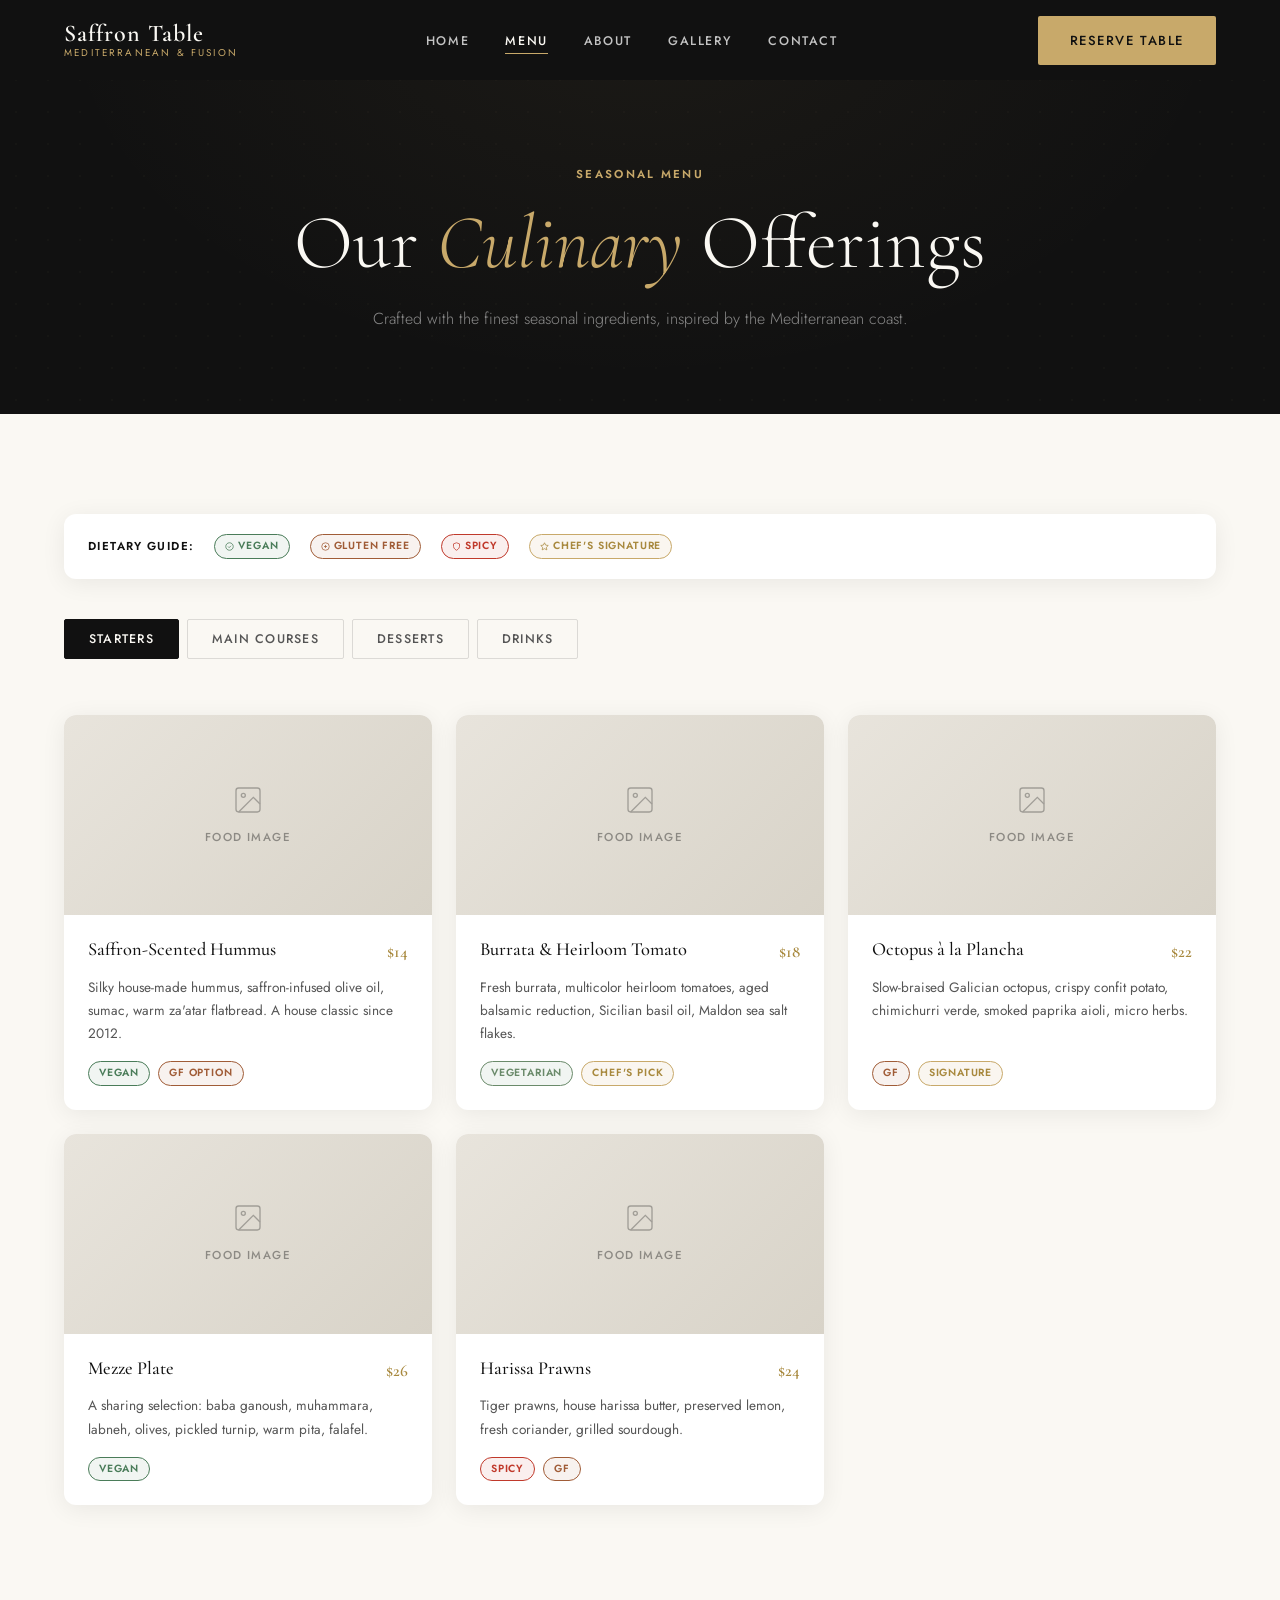
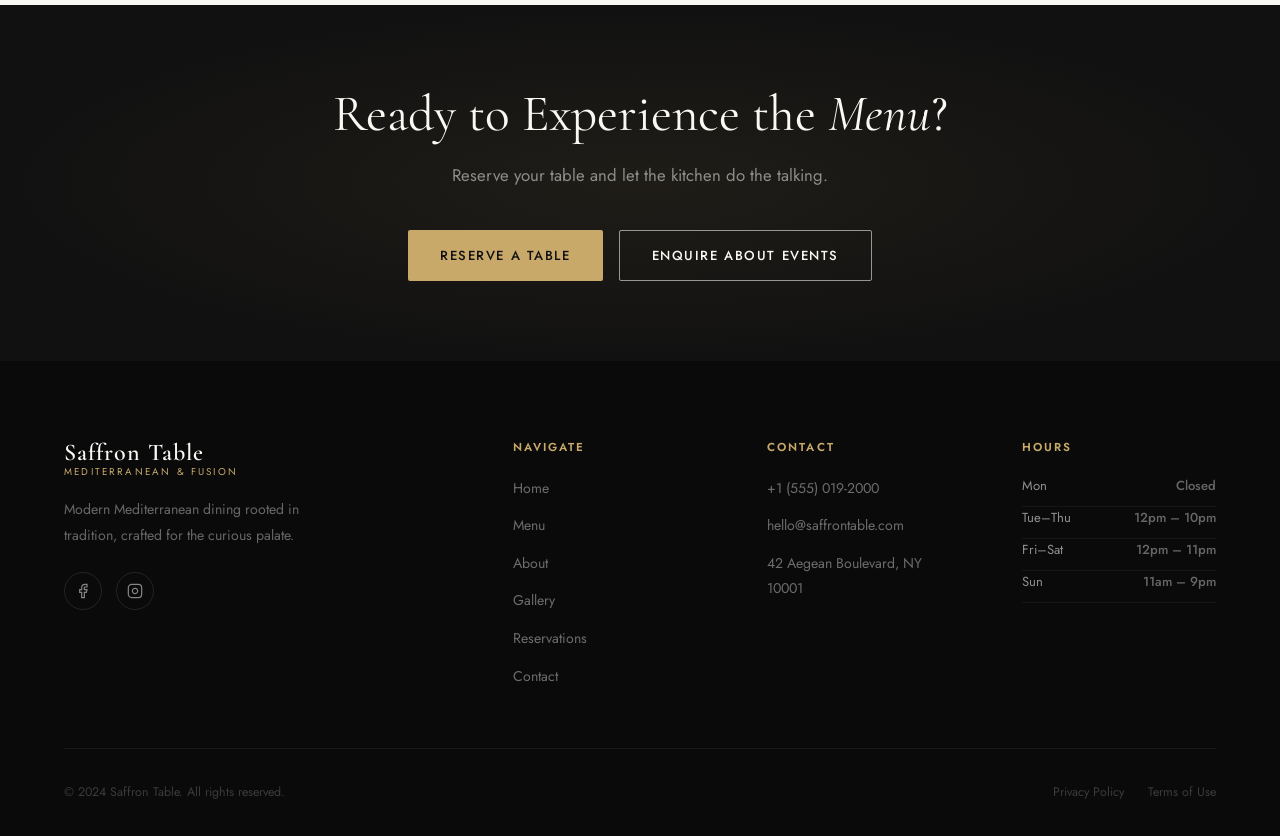
<file: menu.html>
<!DOCTYPE html>
<html lang="en">
<head>
  <meta charset="UTF-8" />
  <meta name="viewport" content="width=device-width, initial-scale=1.0" />
  <title>Menu — Saffron Table</title>
  <meta name="description" content="Explore the Saffron Table menu — starters, mains, desserts, and drinks. Modern Mediterranean cuisine with seasonal, fresh ingredients." />
  <meta property="og:title" content="Menu — Saffron Table" />
  <meta property="og:description" content="Our seasonal Mediterranean menu featuring artful starters, inspired mains, and indulgent desserts." />
  <meta property="og:type" content="website" />
  <link rel="canonical" href="https://saffrontable.com/menu.html" />
  <link rel="preconnect" href="https://fonts.googleapis.com" />
  <link rel="preconnect" href="https://fonts.gstatic.com" crossorigin />
  <link rel="stylesheet" href="css/styles.css" />
  <link rel="stylesheet" href="css/responsive.css" />
  <link rel="icon" type="image/svg+xml" href="assets/icons/favicon.svg" />
</head>
<body>
  <a href="#main" class="skip-link">Skip to main content</a>

  <nav id="navbar" class="navbar nav-solid" role="navigation" aria-label="Main navigation">
    <div class="nav-inner">
      <a href="index.html" class="nav-logo" aria-label="Saffron Table — Home">
        <span class="nav-logo-name">Saffron Table</span>
        <span class="nav-logo-sub">Mediterranean &amp; Fusion</span>
      </a>
      <ul class="nav-links" role="list">
        <li><a href="index.html">Home</a></li>
        <li><a href="menu.html" class="active">Menu</a></li>
        <li><a href="about.html">About</a></li>
        <li><a href="gallery.html">Gallery</a></li>
        <li><a href="contact.html">Contact</a></li>
      </ul>
      <a href="reservations.html" class="btn btn--primary nav-cta">Reserve Table</a>
      <button class="hamburger" id="hamburger" aria-label="Toggle mobile menu" aria-expanded="false" aria-controls="mobile-overlay">
        <span></span><span></span><span></span>
      </button>
    </div>
  </nav>

  <div class="mobile-overlay" id="mobile-overlay" aria-hidden="true" role="dialog" aria-label="Mobile navigation menu">
    <a href="index.html">Home</a>
    <a href="menu.html">Menu</a>
    <a href="about.html">About</a>
    <a href="gallery.html">Gallery</a>
    <a href="contact.html">Contact</a>
    <a href="reservations.html" class="mobile-cta btn btn--primary">Reserve Table</a>
    <div class="mobile-contact-info"><p>+1 (555) 019-2000 &nbsp;·&nbsp; hello@saffrontable.com</p></div>
  </div>

  <main id="main">

    <header class="page-hero">
      <div class="page-hero-pattern" aria-hidden="true"></div>
      <div class="container page-hero-content">
        <span class="section-label">Seasonal Menu</span>
        <h1>Our <em>Culinary</em> Offerings</h1>
        <p class="lead">Crafted with the finest seasonal ingredients, inspired by the Mediterranean coast.</p>
      </div>
    </header>

    <section class="section menu-section" aria-labelledby="menu-main-heading">
      <div class="container">

        <!-- Dietary Key -->
        <div class="reveal" style="margin-bottom:40px; padding:20px 24px; background:var(--white); border-radius:var(--radius-md); box-shadow:var(--shadow-soft); display:flex; flex-wrap:wrap; gap:20px; align-items:center;">
          <span style="font-size:0.72rem;font-weight:600;letter-spacing:0.12em;text-transform:uppercase;color:var(--charcoal);">Dietary Guide:</span>
          <span class="diet-badge vegan">
            <svg viewBox="0 0 24 24" fill="none" stroke="currentColor" stroke-width="2" aria-hidden="true"><path d="M12 22C6.477 22 2 17.523 2 12S6.477 2 12 2s10 4.477 10 10-4.477 10-10 10z"/><path d="M8 12l3 3 5-5"/></svg>
            Vegan
          </span>
          <span class="diet-badge gf">
            <svg viewBox="0 0 24 24" fill="none" stroke="currentColor" stroke-width="2" aria-hidden="true"><circle cx="12" cy="12" r="10"/><line x1="12" y1="8" x2="12" y2="16"/><line x1="8" y1="12" x2="16" y2="12"/></svg>
            Gluten Free
          </span>
          <span class="diet-badge spicy">
            <svg viewBox="0 0 24 24" fill="none" stroke="currentColor" stroke-width="2" aria-hidden="true"><path d="M12 22s8-4 8-10V5l-8-3-8 3v7c0 6 8 10 8 10z"/></svg>
            Spicy
          </span>
          <span class="diet-badge signature">
            <svg viewBox="0 0 24 24" fill="none" stroke="currentColor" stroke-width="2" aria-hidden="true"><path d="M12 2l3.09 6.26L22 9.27l-5 4.87 1.18 6.88L12 17.77l-6.18 3.25L7 14.14 2 9.27l6.91-1.01L12 2z"/></svg>
            Chef's Signature
          </span>
        </div>

        <!-- Category Tabs -->
        <div class="menu-categories reveal" role="tablist" aria-label="Menu sections">
          <button class="cat-btn active" role="tab" aria-selected="true" data-tab="cat-starters" id="ctab-starters">Starters</button>
          <button class="cat-btn" role="tab" aria-selected="false" data-tab="cat-mains" id="ctab-mains">Main Courses</button>
          <button class="cat-btn" role="tab" aria-selected="false" data-tab="cat-desserts" id="ctab-desserts">Desserts</button>
          <button class="cat-btn" role="tab" aria-selected="false" data-tab="cat-drinks" id="ctab-drinks">Drinks</button>
        </div>

        <!-- Starters -->
        <div id="cat-starters" class="menu-panel active" role="tabpanel" aria-labelledby="ctab-starters">
          <div class="menu-items-grid">

            <article class="menu-item-card reveal">
              <div class="menu-item-img">
                <div class="img-placeholder"><svg width="32" height="32" viewBox="0 0 24 24" fill="none" stroke="currentColor" stroke-width="1"><rect x="3" y="3" width="18" height="18" rx="2"/><circle cx="8.5" cy="8.5" r="1.5"/><polyline points="21 15 16 10 5 21"/></svg><span>Food Image</span></div>
              </div>
              <div class="menu-item-body">
                <div class="menu-item-header">
                  <h3 class="menu-item-name">Saffron-Scented Hummus</h3>
                  <span class="menu-item-price">$14</span>
                </div>
                <p class="menu-item-desc">Silky house-made hummus, saffron-infused olive oil, sumac, warm za'atar flatbread. A house classic since 2012.</p>
                <div class="menu-item-footer">
                  <span class="diet-badge vegan">Vegan</span>
                  <span class="diet-badge gf">GF Option</span>
                </div>
              </div>
            </article>

            <article class="menu-item-card reveal reveal-delay-1">
              <div class="menu-item-img">
                <div class="img-placeholder"><svg width="32" height="32" viewBox="0 0 24 24" fill="none" stroke="currentColor" stroke-width="1"><rect x="3" y="3" width="18" height="18" rx="2"/><circle cx="8.5" cy="8.5" r="1.5"/><polyline points="21 15 16 10 5 21"/></svg><span>Food Image</span></div>
              </div>
              <div class="menu-item-body">
                <div class="menu-item-header">
                  <h3 class="menu-item-name">Burrata &amp; Heirloom Tomato</h3>
                  <span class="menu-item-price">$18</span>
                </div>
                <p class="menu-item-desc">Fresh burrata, multicolor heirloom tomatoes, aged balsamic reduction, Sicilian basil oil, Maldon sea salt flakes.</p>
                <div class="menu-item-footer">
                  <span class="diet-badge vegan" style="color:#6a8a6a;border-color:#6a8a6a;">Vegetarian</span>
                  <span class="diet-badge signature">Chef's Pick</span>
                </div>
              </div>
            </article>

            <article class="menu-item-card reveal reveal-delay-2">
              <div class="menu-item-img">
                <div class="img-placeholder"><svg width="32" height="32" viewBox="0 0 24 24" fill="none" stroke="currentColor" stroke-width="1"><rect x="3" y="3" width="18" height="18" rx="2"/><circle cx="8.5" cy="8.5" r="1.5"/><polyline points="21 15 16 10 5 21"/></svg><span>Food Image</span></div>
              </div>
              <div class="menu-item-body">
                <div class="menu-item-header">
                  <h3 class="menu-item-name">Octopus à la Plancha</h3>
                  <span class="menu-item-price">$22</span>
                </div>
                <p class="menu-item-desc">Slow-braised Galician octopus, crispy confit potato, chimichurri verde, smoked paprika aioli, micro herbs.</p>
                <div class="menu-item-footer">
                  <span class="diet-badge gf">GF</span>
                  <span class="diet-badge signature">Signature</span>
                </div>
              </div>
            </article>

            <article class="menu-item-card reveal">
              <div class="menu-item-img">
                <div class="img-placeholder"><svg width="32" height="32" viewBox="0 0 24 24" fill="none" stroke="currentColor" stroke-width="1"><rect x="3" y="3" width="18" height="18" rx="2"/><circle cx="8.5" cy="8.5" r="1.5"/><polyline points="21 15 16 10 5 21"/></svg><span>Food Image</span></div>
              </div>
              <div class="menu-item-body">
                <div class="menu-item-header">
                  <h3 class="menu-item-name">Mezze Plate</h3>
                  <span class="menu-item-price">$26</span>
                </div>
                <p class="menu-item-desc">A sharing selection: baba ganoush, muhammara, labneh, olives, pickled turnip, warm pita, falafel.</p>
                <div class="menu-item-footer">
                  <span class="diet-badge vegan">Vegan</span>
                </div>
              </div>
            </article>

            <article class="menu-item-card reveal reveal-delay-1">
              <div class="menu-item-img">
                <div class="img-placeholder"><svg width="32" height="32" viewBox="0 0 24 24" fill="none" stroke="currentColor" stroke-width="1"><rect x="3" y="3" width="18" height="18" rx="2"/><circle cx="8.5" cy="8.5" r="1.5"/><polyline points="21 15 16 10 5 21"/></svg><span>Food Image</span></div>
              </div>
              <div class="menu-item-body">
                <div class="menu-item-header">
                  <h3 class="menu-item-name">Harissa Prawns</h3>
                  <span class="menu-item-price">$24</span>
                </div>
                <p class="menu-item-desc">Tiger prawns, house harissa butter, preserved lemon, fresh coriander, grilled sourdough.</p>
                <div class="menu-item-footer">
                  <span class="diet-badge spicy">Spicy</span>
                  <span class="diet-badge gf">GF</span>
                </div>
              </div>
            </article>

          </div>
        </div>

        <!-- Mains -->
        <div id="cat-mains" class="menu-panel" role="tabpanel" aria-labelledby="ctab-mains">
          <div class="menu-items-grid">

            <article class="menu-item-card reveal">
              <div class="menu-item-img"><div class="img-placeholder"><svg width="32" height="32" viewBox="0 0 24 24" fill="none" stroke="currentColor" stroke-width="1"><rect x="3" y="3" width="18" height="18" rx="2"/><circle cx="8.5" cy="8.5" r="1.5"/><polyline points="21 15 16 10 5 21"/></svg><span>Food Image</span></div></div>
              <div class="menu-item-body">
                <div class="menu-item-header"><h3 class="menu-item-name">Lamb Rack Provençal</h3><span class="menu-item-price">$48</span></div>
                <p class="menu-item-desc">Herb-crusted Australian lamb rack, Provençal ratatouille, Dijon jus, rosemary-roasted fingerling potatoes.</p>
                <div class="menu-item-footer"><span class="diet-badge signature">Signature</span><span class="diet-badge gf">GF</span></div>
              </div>
            </article>

            <article class="menu-item-card reveal reveal-delay-1">
              <div class="menu-item-img"><div class="img-placeholder"><svg width="32" height="32" viewBox="0 0 24 24" fill="none" stroke="currentColor" stroke-width="1"><rect x="3" y="3" width="18" height="18" rx="2"/><circle cx="8.5" cy="8.5" r="1.5"/><polyline points="21 15 16 10 5 21"/></svg><span>Food Image</span></div></div>
              <div class="menu-item-body">
                <div class="menu-item-header"><h3 class="menu-item-name">Sea Bass en Papillote</h3><span class="menu-item-price">$42</span></div>
                <p class="menu-item-desc">Mediterranean sea bass steamed in parchment with fennel, cherry tomato, olives, capers, and lemon butter.</p>
                <div class="menu-item-footer"><span class="diet-badge gf">GF</span></div>
              </div>
            </article>

            <article class="menu-item-card reveal reveal-delay-2">
              <div class="menu-item-img"><div class="img-placeholder"><svg width="32" height="32" viewBox="0 0 24 24" fill="none" stroke="currentColor" stroke-width="1"><rect x="3" y="3" width="18" height="18" rx="2"/><circle cx="8.5" cy="8.5" r="1.5"/><polyline points="21 15 16 10 5 21"/></svg><span>Food Image</span></div></div>
              <div class="menu-item-body">
                <div class="menu-item-header"><h3 class="menu-item-name">Truffle Risotto</h3><span class="menu-item-price">$36</span></div>
                <p class="menu-item-desc">Arborio rice, black truffle shavings, Parmigiano-Reggiano, chive oil, crispy shallots.</p>
                <div class="menu-item-footer"><span class="diet-badge vegan" style="color:#6a8a6a;border-color:#6a8a6a;">Vegetarian</span><span class="diet-badge gf">GF</span></div>
              </div>
            </article>

            <article class="menu-item-card reveal">
              <div class="menu-item-img"><div class="img-placeholder"><svg width="32" height="32" viewBox="0 0 24 24" fill="none" stroke="currentColor" stroke-width="1"><rect x="3" y="3" width="18" height="18" rx="2"/><circle cx="8.5" cy="8.5" r="1.5"/><polyline points="21 15 16 10 5 21"/></svg><span>Food Image</span></div></div>
              <div class="menu-item-body">
                <div class="menu-item-header"><h3 class="menu-item-name">Chicken Chermoula</h3><span class="menu-item-price">$34</span></div>
                <p class="menu-item-desc">Chermoula-marinated half chicken, preserved lemon couscous, harissa yogurt, pomegranate, fresh herbs.</p>
                <div class="menu-item-footer"><span class="diet-badge gf">GF</span></div>
              </div>
            </article>

            <article class="menu-item-card reveal reveal-delay-1">
              <div class="menu-item-img"><div class="img-placeholder"><svg width="32" height="32" viewBox="0 0 24 24" fill="none" stroke="currentColor" stroke-width="1"><rect x="3" y="3" width="18" height="18" rx="2"/><circle cx="8.5" cy="8.5" r="1.5"/><polyline points="21 15 16 10 5 21"/></svg><span>Food Image</span></div></div>
              <div class="menu-item-body">
                <div class="menu-item-header"><h3 class="menu-item-name">Wagyu Kofta</h3><span class="menu-item-price">$52</span></div>
                <p class="menu-item-desc">A5 Wagyu beef kofta, toasted pine nuts, currant pilaf, tahini sauce, pomegranate molasses drizzle.</p>
                <div class="menu-item-footer"><span class="diet-badge signature">Signature</span><span class="diet-badge spicy">Mild Heat</span></div>
              </div>
            </article>

          </div>
        </div>

        <!-- Desserts -->
        <div id="cat-desserts" class="menu-panel" role="tabpanel" aria-labelledby="ctab-desserts">
          <div class="menu-items-grid">
            <article class="menu-item-card reveal">
              <div class="menu-item-img"><div class="img-placeholder"><svg width="32" height="32" viewBox="0 0 24 24" fill="none" stroke="currentColor" stroke-width="1"><rect x="3" y="3" width="18" height="18" rx="2"/><circle cx="8.5" cy="8.5" r="1.5"/><polyline points="21 15 16 10 5 21"/></svg><span>Food Image</span></div></div>
              <div class="menu-item-body">
                <div class="menu-item-header"><h3 class="menu-item-name">Crème Brûlée Tahini</h3><span class="menu-item-price">$14</span></div>
                <p class="menu-item-desc">Silky tahini custard, orange blossom water, candied sesame brittle, crackling caramelized crust.</p>
                <div class="menu-item-footer"><span class="diet-badge vegan" style="color:#6a8a6a;border-color:#6a8a6a;">Vegetarian</span><span class="diet-badge gf">GF</span></div>
              </div>
            </article>
            <article class="menu-item-card reveal reveal-delay-1">
              <div class="menu-item-img"><div class="img-placeholder"><svg width="32" height="32" viewBox="0 0 24 24" fill="none" stroke="currentColor" stroke-width="1"><rect x="3" y="3" width="18" height="18" rx="2"/><circle cx="8.5" cy="8.5" r="1.5"/><polyline points="21 15 16 10 5 21"/></svg><span>Food Image</span></div></div>
              <div class="menu-item-body">
                <div class="menu-item-header"><h3 class="menu-item-name">Baklava Sundae</h3><span class="menu-item-price">$16</span></div>
                <p class="menu-item-desc">Walnut-pistachio baklava, rose water ice cream, honey drizzle, crushed pistachios, edible gold leaf.</p>
                <div class="menu-item-footer"><span class="diet-badge signature">Signature</span><span class="diet-badge vegan" style="color:#6a8a6a;border-color:#6a8a6a;">Vegetarian</span></div>
              </div>
            </article>
            <article class="menu-item-card reveal reveal-delay-2">
              <div class="menu-item-img"><div class="img-placeholder"><svg width="32" height="32" viewBox="0 0 24 24" fill="none" stroke="currentColor" stroke-width="1"><rect x="3" y="3" width="18" height="18" rx="2"/><circle cx="8.5" cy="8.5" r="1.5"/><polyline points="21 15 16 10 5 21"/></svg><span>Food Image</span></div></div>
              <div class="menu-item-body">
                <div class="menu-item-header"><h3 class="menu-item-name">Dark Chocolate Fondant</h3><span class="menu-item-price">$15</span></div>
                <p class="menu-item-desc">72% Valrhona fondant, espresso ganache center, cardamom crème anglaise, vanilla tuile.</p>
                <div class="menu-item-footer"><span class="diet-badge vegan" style="color:#6a8a6a;border-color:#6a8a6a;">Vegetarian</span></div>
              </div>
            </article>
          </div>
        </div>

        <!-- Drinks -->
        <div id="cat-drinks" class="menu-panel" role="tabpanel" aria-labelledby="ctab-drinks">
          <div class="menu-items-grid">
            <article class="menu-item-card reveal">
              <div class="menu-item-body" style="padding-top:28px;">
                <div class="menu-item-header"><h3 class="menu-item-name">Saffron Spritz</h3><span class="menu-item-price">$16</span></div>
                <p class="menu-item-desc">Aperol, saffron syrup, prosecco, sparkling water, orange slice. The signature cocktail of Saffron Table.</p>
                <div class="menu-item-footer"><span class="diet-badge signature">Signature</span></div>
              </div>
            </article>
            <article class="menu-item-card reveal reveal-delay-1">
              <div class="menu-item-body" style="padding-top:28px;">
                <div class="menu-item-header"><h3 class="menu-item-name">Rose Water Lemonade</h3><span class="menu-item-price">$8</span></div>
                <p class="menu-item-desc">Fresh-squeezed lemonade, rose water, mint, pomegranate seeds. Non-alcoholic and refreshing.</p>
                <div class="menu-item-footer"><span class="diet-badge vegan">Vegan</span></div>
              </div>
            </article>
            <article class="menu-item-card reveal reveal-delay-2">
              <div class="menu-item-body" style="padding-top:28px;">
                <div class="menu-item-header"><h3 class="menu-item-name">Lebanese Cedar Wine</h3><span class="menu-item-price">$18/glass</span></div>
                <p class="menu-item-desc">Curated selection of Levant and Mediterranean wines, sommelier-paired to your meal.</p>
                <div class="menu-item-footer"><span class="diet-badge gf">GF</span></div>
              </div>
            </article>
          </div>
        </div>

      </div>
    </section>

    <section class="cta-banner">
      <div class="container">
        <h2>Ready to Experience the <em>Menu</em>?</h2>
        <p>Reserve your table and let the kitchen do the talking.</p>
        <div class="btn-group">
          <a href="reservations.html" class="btn btn--primary">Reserve a Table</a>
          <a href="contact.html" class="btn btn--outline">Enquire About Events</a>
        </div>
      </div>
    </section>

  </main>

  <footer class="footer" role="contentinfo">
    <div class="container">
      <div class="footer-grid">
        <div class="footer-brand">
          <div class="nav-logo"><span class="nav-logo-name">Saffron Table</span><span class="nav-logo-sub">Mediterranean &amp; Fusion</span></div>
          <p>Modern Mediterranean dining rooted in tradition, crafted for the curious palate.</p>
          <div class="footer-social" aria-label="Social media links">
            <a href="#" class="social-link" aria-label="Facebook"><svg viewBox="0 0 24 24" fill="none" stroke="currentColor" stroke-width="1.8" aria-hidden="true"><path d="M18 2h-3a5 5 0 0 0-5 5v3H7v4h3v8h4v-8h3l1-4h-4V7a1 1 0 0 1 1-1h3z"/></svg></a>
            <a href="#" class="social-link" aria-label="Instagram"><svg viewBox="0 0 24 24" fill="none" stroke="currentColor" stroke-width="1.8" aria-hidden="true"><rect x="2" y="2" width="20" height="20" rx="5"/><path d="M16 11.37A4 4 0 1 1 12.63 8 4 4 0 0 1 16 11.37z"/><line x1="17.5" y1="6.5" x2="17.51" y2="6.5"/></svg></a>
          </div>
        </div>
        <div class="footer-col"><h4>Navigate</h4><ul role="list"><li><a href="index.html">Home</a></li><li><a href="menu.html">Menu</a></li><li><a href="about.html">About</a></li><li><a href="gallery.html">Gallery</a></li><li><a href="reservations.html">Reservations</a></li><li><a href="contact.html">Contact</a></li></ul></div>
        <div class="footer-col"><h4>Contact</h4><ul role="list"><li><a href="tel:+15550192000">+1 (555) 019-2000</a></li><li><a href="mailto:hello@saffrontable.com">hello@saffrontable.com</a></li><li><a href="#">42 Aegean Boulevard, NY 10001</a></li></ul></div>
        <div class="footer-col"><h4>Hours</h4><div class="hours-row"><span class="day">Mon</span><span class="time">Closed</span></div><div class="hours-row"><span class="day">Tue–Thu</span><span class="time">12pm – 10pm</span></div><div class="hours-row"><span class="day">Fri–Sat</span><span class="time">12pm – 11pm</span></div><div class="hours-row"><span class="day">Sun</span><span class="time">11am – 9pm</span></div></div>
      </div>
      <div class="footer-bottom"><p>&copy; 2024 Saffron Table. All rights reserved.</p><nav class="footer-legal" aria-label="Legal links"><a href="#">Privacy Policy</a><a href="#">Terms of Use</a></nav></div>
    </div>
  </footer>

  <script src="js/navigation.js" defer></script>
  <script src="js/form.js" defer></script>
</body>
</html>
</file>
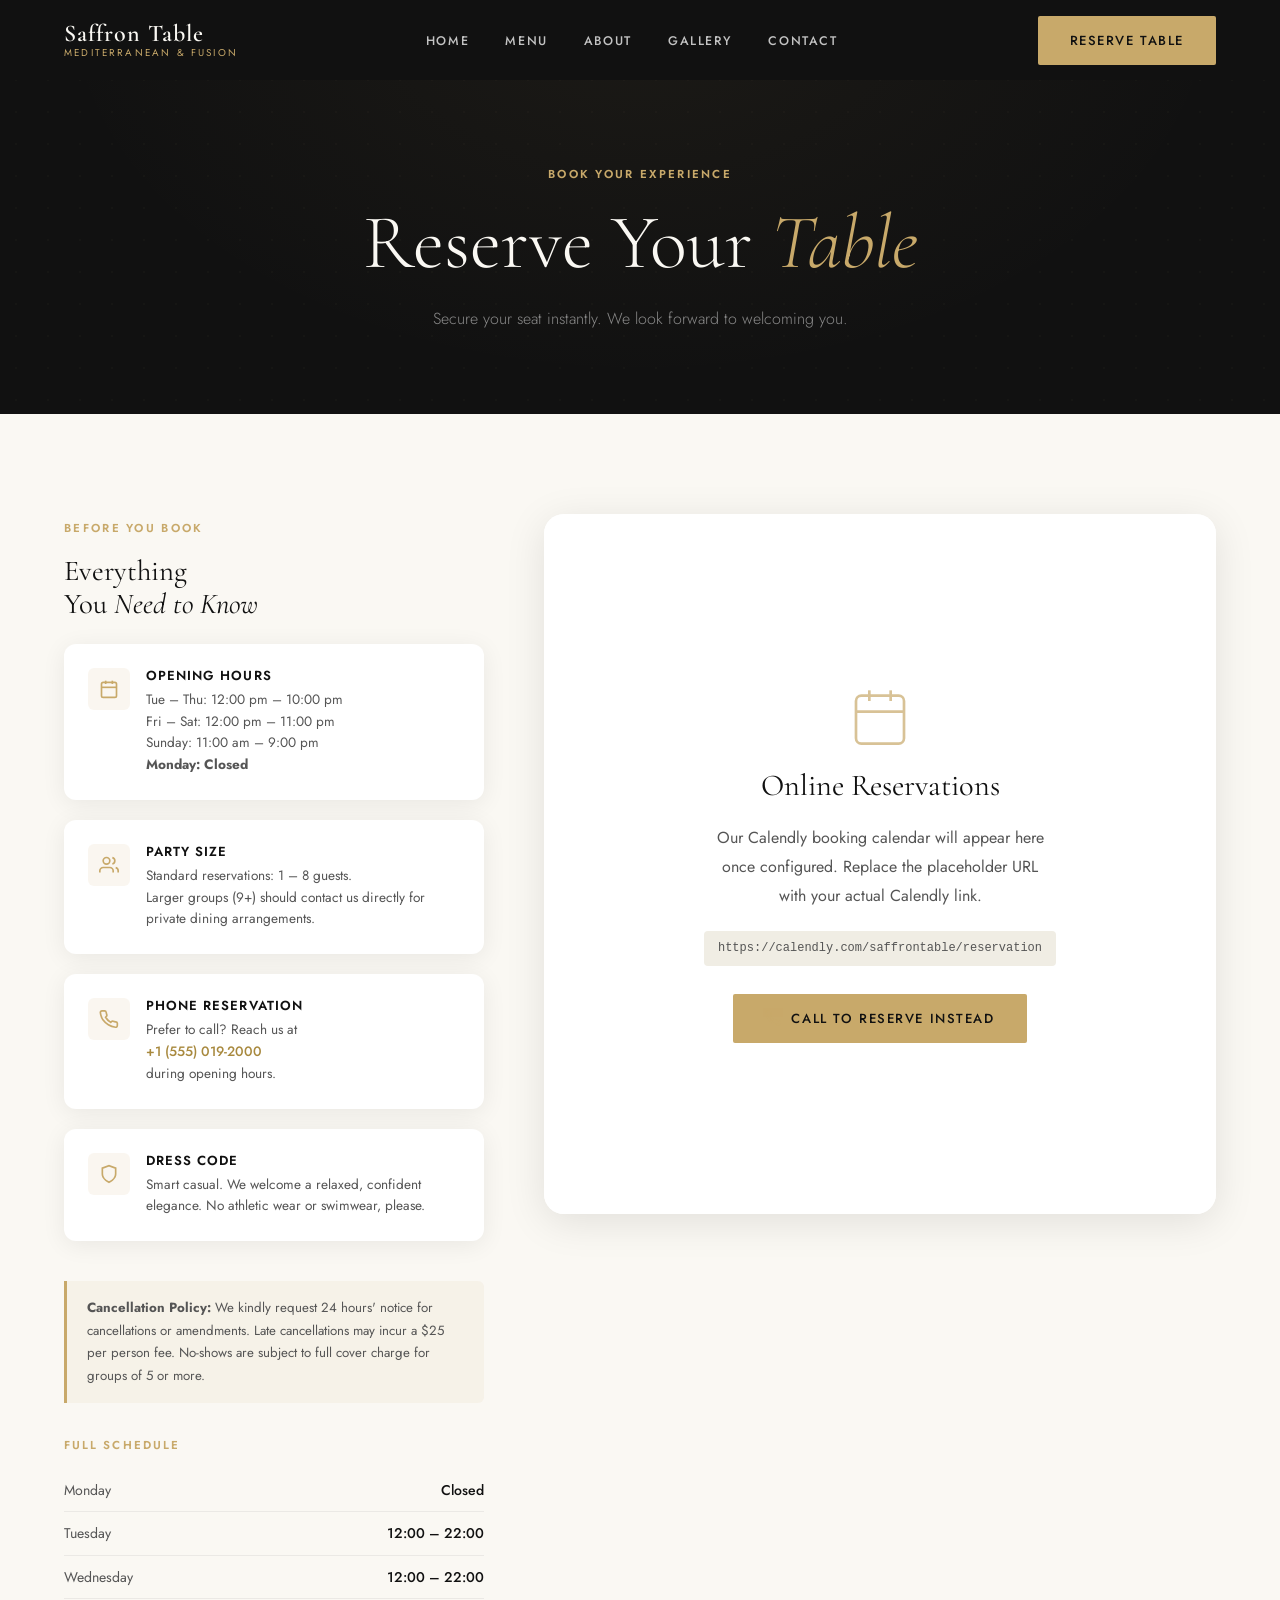
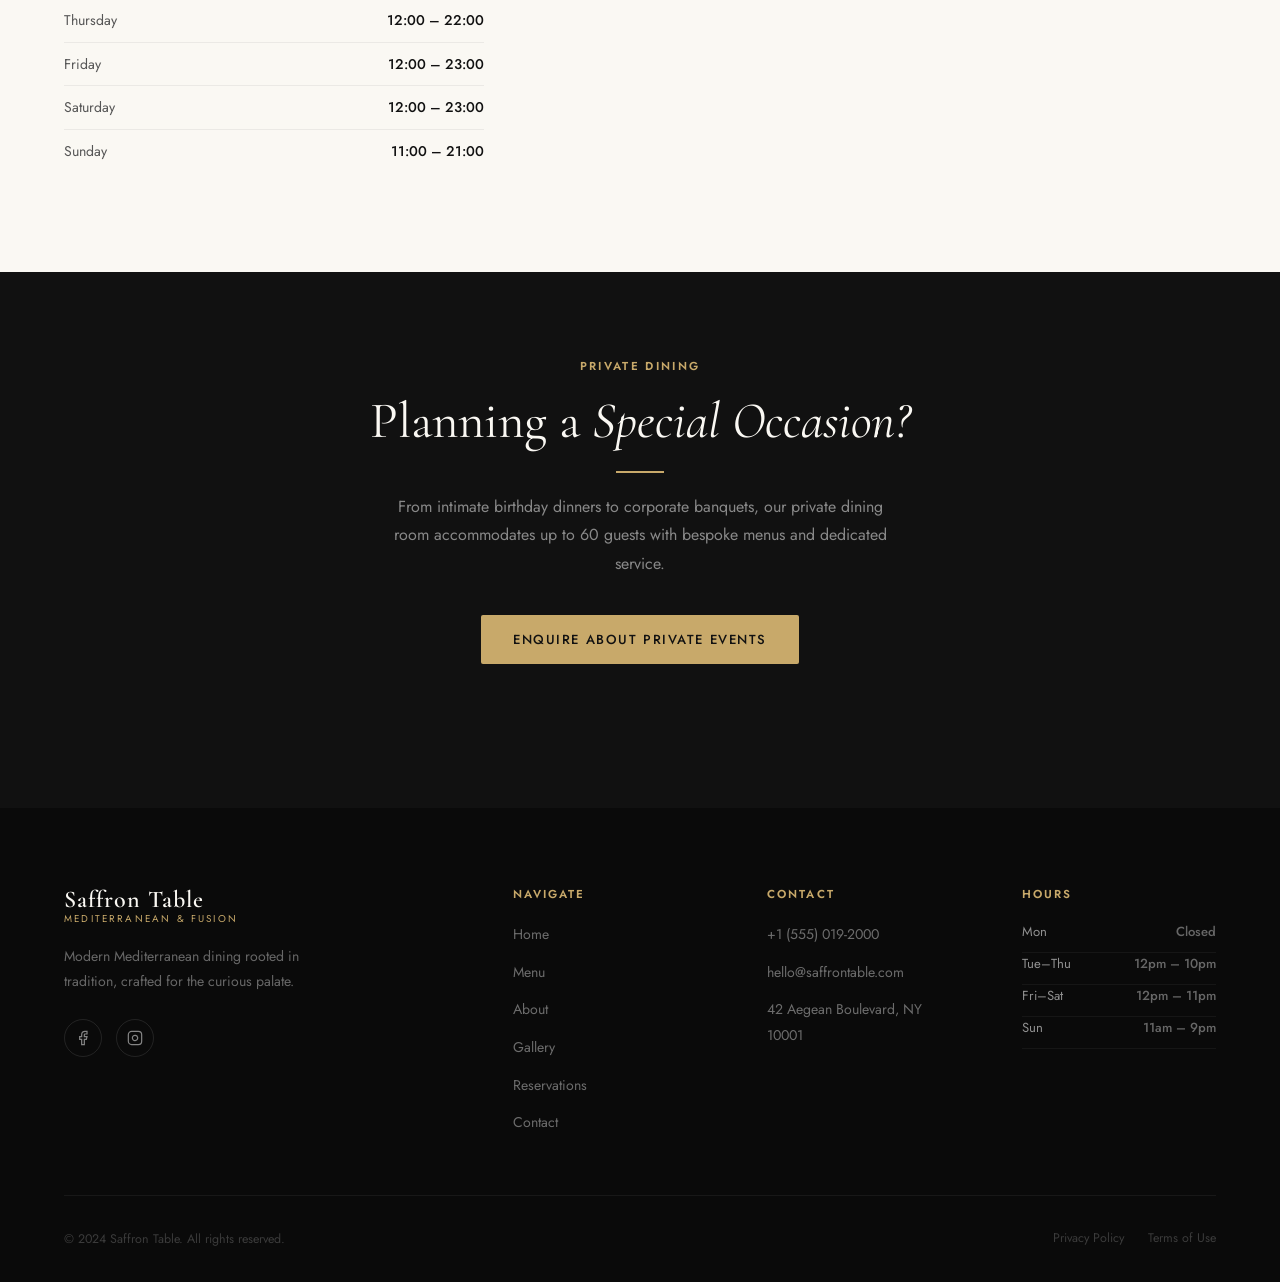
<file: reservations.html>
<!DOCTYPE html>
<html lang="en">
<head>
  <meta charset="UTF-8" />
  <meta name="viewport" content="width=device-width, initial-scale=1.0" />
  <title>Reservations — Saffron Table</title>
  <meta name="description" content="Reserve your table at Saffron Table. Book online instantly using our reservation system. Available Tuesday through Sunday." />
  <meta property="og:title" content="Reserve a Table — Saffron Table" />
  <meta property="og:description" content="Book your dining experience at Saffron Table. Instant online reservations available." />
  <link rel="canonical" href="https://saffrontable.com/reservations.html" />
  <link rel="preconnect" href="https://fonts.googleapis.com" />
  <link rel="preconnect" href="https://fonts.gstatic.com" crossorigin />
  <link rel="stylesheet" href="css/styles.css" />
  <link rel="stylesheet" href="css/responsive.css" />
  <link rel="icon" type="image/svg+xml" href="assets/icons/favicon.svg" />
  <!-- Calendly widget script (loads asynchronously) -->
  <link href="https://assets.calendly.com/assets/external/widget.css" rel="stylesheet" />
</head>
<body>
  <a href="#main" class="skip-link">Skip to main content</a>

  <nav id="navbar" class="navbar nav-solid" role="navigation" aria-label="Main navigation">
    <div class="nav-inner">
      <a href="index.html" class="nav-logo" aria-label="Saffron Table — Home">
        <span class="nav-logo-name">Saffron Table</span>
        <span class="nav-logo-sub">Mediterranean &amp; Fusion</span>
      </a>
      <ul class="nav-links" role="list">
        <li><a href="index.html">Home</a></li>
        <li><a href="menu.html">Menu</a></li>
        <li><a href="about.html">About</a></li>
        <li><a href="gallery.html">Gallery</a></li>
        <li><a href="contact.html">Contact</a></li>
      </ul>
      <a href="reservations.html" class="btn btn--primary nav-cta" aria-current="page">Reserve Table</a>
      <button class="hamburger" id="hamburger" aria-label="Toggle mobile menu" aria-expanded="false" aria-controls="mobile-overlay">
        <span></span><span></span><span></span>
      </button>
    </div>
  </nav>

  <div class="mobile-overlay" id="mobile-overlay" aria-hidden="true" role="dialog" aria-label="Mobile navigation menu">
    <a href="index.html">Home</a>
    <a href="menu.html">Menu</a>
    <a href="about.html">About</a>
    <a href="gallery.html">Gallery</a>
    <a href="contact.html">Contact</a>
    <a href="reservations.html" class="mobile-cta btn btn--primary">Reserve Table</a>
    <div class="mobile-contact-info"><p>+1 (555) 019-2000 &nbsp;·&nbsp; hello@saffrontable.com</p></div>
  </div>

  <main id="main">

    <header class="page-hero">
      <div class="page-hero-pattern" aria-hidden="true"></div>
      <div class="container page-hero-content">
        <span class="section-label">Book Your Experience</span>
        <h1>Reserve Your <em>Table</em></h1>
        <p class="lead">Secure your seat instantly. We look forward to welcoming you.</p>
      </div>
    </header>

    <section class="section reservation-section" aria-labelledby="reservation-heading">
      <div class="container">
        <div class="reservation-grid">

          <!-- Info Panel -->
          <aside aria-label="Reservation information">
            <span class="section-label reveal">Before You Book</span>
            <h2 id="reservation-heading" class="reveal reveal-delay-1" style="font-size:1.8rem; margin-bottom:24px;">Everything<br>You <em>Need to Know</em></h2>

            <div class="info-cards reveal reveal-delay-2">

              <div class="info-card">
                <div class="info-card-icon" aria-hidden="true">
                  <svg viewBox="0 0 24 24" fill="none" stroke="currentColor" stroke-width="2"><rect x="3" y="4" width="18" height="18" rx="2"/><line x1="16" y1="2" x2="16" y2="6"/><line x1="8" y1="2" x2="8" y2="6"/><line x1="3" y1="10" x2="21" y2="10"/></svg>
                </div>
                <div class="info-card-body">
                  <h4>Opening Hours</h4>
                  <p>
                    Tue – Thu: 12:00 pm – 10:00 pm<br>
                    Fri – Sat: 12:00 pm – 11:00 pm<br>
                    Sunday: 11:00 am – 9:00 pm<br>
                    <strong>Monday: Closed</strong>
                  </p>
                </div>
              </div>

              <div class="info-card">
                <div class="info-card-icon" aria-hidden="true">
                  <svg viewBox="0 0 24 24" fill="none" stroke="currentColor" stroke-width="2"><path d="M17 21v-2a4 4 0 0 0-4-4H5a4 4 0 0 0-4 4v2"/><circle cx="9" cy="7" r="4"/><path d="M23 21v-2a4 4 0 0 0-3-3.87"/><path d="M16 3.13a4 4 0 0 1 0 7.75"/></svg>
                </div>
                <div class="info-card-body">
                  <h4>Party Size</h4>
                  <p>Standard reservations: 1 – 8 guests.<br>Larger groups (9+) should contact us directly for private dining arrangements.</p>
                </div>
              </div>

              <div class="info-card">
                <div class="info-card-icon" aria-hidden="true">
                  <svg viewBox="0 0 24 24" fill="none" stroke="currentColor" stroke-width="2"><path d="M22 16.92v3a2 2 0 0 1-2.18 2 19.79 19.79 0 0 1-8.63-3.07A19.5 19.5 0 0 1 4.69 13a19.79 19.79 0 0 1-3.07-8.67A2 2 0 0 1 3.6 2.18h3a2 2 0 0 1 2 1.72c.127.96.361 1.903.7 2.81a2 2 0 0 1-.45 2.11L7.91 9.91a16 16 0 0 0 6.12 6.12l.91-.91a2 2 0 0 1 2.11-.45c.907.339 1.85.573 2.81.7A2 2 0 0 1 22 17z"/></svg>
                </div>
                <div class="info-card-body">
                  <h4>Phone Reservation</h4>
                  <p>Prefer to call? Reach us at<br><a href="tel:+15550192000" style="color:var(--gold-dark);font-weight:500;">+1 (555) 019-2000</a><br>during opening hours.</p>
                </div>
              </div>

              <div class="info-card">
                <div class="info-card-icon" aria-hidden="true">
                  <svg viewBox="0 0 24 24" fill="none" stroke="currentColor" stroke-width="2"><path d="M12 22s8-4 8-10V5l-8-3-8 3v7c0 6 8 10 8 10z"/></svg>
                </div>
                <div class="info-card-body">
                  <h4>Dress Code</h4>
                  <p>Smart casual. We welcome a relaxed, confident elegance. No athletic wear or swimwear, please.</p>
                </div>
              </div>

            </div>

            <div class="policy-note reveal reveal-delay-3" role="note">
              <strong>Cancellation Policy:</strong> We kindly request 24 hours' notice for cancellations or amendments. Late cancellations may incur a $25 per person fee. No-shows are subject to full cover charge for groups of 5 or more.
            </div>

            <!-- Hours Table -->
            <div class="reveal" style="margin-top:36px;">
              <h4 style="font-family:var(--ff-body);font-size:0.72rem;font-weight:600;letter-spacing:0.18em;text-transform:uppercase;color:var(--gold);margin-bottom:16px;">Full Schedule</h4>
              <table class="hours-table" aria-label="Opening hours">
                <tbody>
                  <tr><td>Monday</td><td>Closed</td></tr>
                  <tr><td>Tuesday</td><td>12:00 – 22:00</td></tr>
                  <tr><td>Wednesday</td><td>12:00 – 22:00</td></tr>
                  <tr><td>Thursday</td><td>12:00 – 22:00</td></tr>
                  <tr><td>Friday</td><td>12:00 – 23:00</td></tr>
                  <tr><td>Saturday</td><td>12:00 – 23:00</td></tr>
                  <tr><td>Sunday</td><td>11:00 – 21:00</td></tr>
                </tbody>
              </table>
            </div>
          </aside>

          <!-- Calendly Widget -->
          <div class="reveal reveal-delay-2">
            <div class="calendly-wrapper" aria-label="Online reservation calendar">

              <!--
                INTEGRATION NOTE:
                Replace the data-url below with your actual Calendly link.
                Example: data-url="https://calendly.com/saffrontable/reservation"
                Remove the .calendly-placeholder div when Calendly is active.
              -->

              <!-- Placeholder shown until Calendly is configured -->
              <div class="calendly-placeholder" id="calendly-placeholder" aria-live="polite">
                <svg width="64" height="64" viewBox="0 0 24 24" fill="none" stroke="currentColor" stroke-width="1" aria-hidden="true">
                  <rect x="3" y="4" width="18" height="18" rx="2"/>
                  <line x1="16" y1="2" x2="16" y2="6"/>
                  <line x1="8" y1="2" x2="8" y2="6"/>
                  <line x1="3" y1="10" x2="21" y2="10"/>
                </svg>
                <h3>Online Reservations</h3>
                <p>Our Calendly booking calendar will appear here once configured. Replace the placeholder URL with your actual Calendly link.</p>
                <code style="font-size:0.75rem;background:var(--cream-dark);padding:8px 14px;border-radius:4px;color:var(--mid-gray);">
                  https://calendly.com/saffrontable/reservation
                </code>
                <a href="tel:+15550192000" class="btn btn--primary" style="margin-top:8px;">
                  <svg width="16" height="16" viewBox="0 0 24 24" fill="none" stroke="currentColor" stroke-width="2" aria-hidden="true"><path d="M22 16.92v3a2 2 0 0 1-2.18 2 19.79 19.79 0 0 1-8.63-3.07A19.5 19.5 0 0 1 4.69 13a19.79 19.79 0 0 1-3.07-8.67A2 2 0 0 1 3.6 2.18h3a2 2 0 0 1 2 1.72c.127.96.361 1.903.7 2.81a2 2 0 0 1-.45 2.11L7.91 9.91a16 16 0 0 0 6.12 6.12l.91-.91a2 2 0 0 1 2.11-.45c.907.339 1.85.573 2.81.7A2 2 0 0 1 22 17z"/></svg>
                  Call to Reserve Instead
                </a>
              </div>

              <!-- Calendly Inline Widget — uncomment and replace URL when ready -->
              <!--
              <div class="calendly-inline-widget"
                   data-url="https://calendly.com/saffrontable/reservation?hide_gdpr_banner=1&primary_color=C8A96A"
                   style="min-width:320px;height:700px;"
                   aria-label="Calendly booking calendar">
              </div>
              -->

            </div>
          </div>

        </div>
      </div>
    </section>

    <!-- Private Events -->
    <section class="section" style="background:var(--charcoal); padding:80px 0;" aria-labelledby="events-heading">
      <div class="container">
        <div class="section-header centered">
          <span class="section-label">Private Dining</span>
          <h2 id="events-heading" class="reveal" style="color:var(--cream);">Planning a <em>Special Occasion?</em></h2>
          <div class="divider-gold centered reveal reveal-delay-1"></div>
          <p class="reveal reveal-delay-1" style="color:rgba(255,255,255,0.5); max-width:500px; margin:0 auto 36px;">
            From intimate birthday dinners to corporate banquets, our private dining room accommodates 
            up to 60 guests with bespoke menus and dedicated service.
          </p>
          <a href="contact.html" class="btn btn--primary reveal reveal-delay-2">Enquire About Private Events</a>
        </div>
      </div>
    </section>

  </main>

  <footer class="footer" role="contentinfo">
    <div class="container">
      <div class="footer-grid">
        <div class="footer-brand"><div class="nav-logo"><span class="nav-logo-name">Saffron Table</span><span class="nav-logo-sub">Mediterranean &amp; Fusion</span></div><p>Modern Mediterranean dining rooted in tradition, crafted for the curious palate.</p><div class="footer-social" aria-label="Social media links"><a href="#" class="social-link" aria-label="Facebook"><svg viewBox="0 0 24 24" fill="none" stroke="currentColor" stroke-width="1.8" aria-hidden="true"><path d="M18 2h-3a5 5 0 0 0-5 5v3H7v4h3v8h4v-8h3l1-4h-4V7a1 1 0 0 1 1-1h3z"/></svg></a><a href="#" class="social-link" aria-label="Instagram"><svg viewBox="0 0 24 24" fill="none" stroke="currentColor" stroke-width="1.8" aria-hidden="true"><rect x="2" y="2" width="20" height="20" rx="5"/><path d="M16 11.37A4 4 0 1 1 12.63 8 4 4 0 0 1 16 11.37z"/><line x1="17.5" y1="6.5" x2="17.51" y2="6.5"/></svg></a></div></div>
        <div class="footer-col"><h4>Navigate</h4><ul role="list"><li><a href="index.html">Home</a></li><li><a href="menu.html">Menu</a></li><li><a href="about.html">About</a></li><li><a href="gallery.html">Gallery</a></li><li><a href="reservations.html">Reservations</a></li><li><a href="contact.html">Contact</a></li></ul></div>
        <div class="footer-col"><h4>Contact</h4><ul role="list"><li><a href="tel:+15550192000">+1 (555) 019-2000</a></li><li><a href="mailto:hello@saffrontable.com">hello@saffrontable.com</a></li><li><a href="#">42 Aegean Boulevard, NY 10001</a></li></ul></div>
        <div class="footer-col"><h4>Hours</h4><div class="hours-row"><span class="day">Mon</span><span class="time">Closed</span></div><div class="hours-row"><span class="day">Tue–Thu</span><span class="time">12pm – 10pm</span></div><div class="hours-row"><span class="day">Fri–Sat</span><span class="time">12pm – 11pm</span></div><div class="hours-row"><span class="day">Sun</span><span class="time">11am – 9pm</span></div></div>
      </div>
      <div class="footer-bottom"><p>&copy; 2024 Saffron Table. All rights reserved.</p><nav class="footer-legal" aria-label="Legal links"><a href="#">Privacy Policy</a><a href="#">Terms of Use</a></nav></div>
    </div>
  </footer>

  <script src="js/navigation.js" defer></script>
  <!-- Calendly widget script — uncomment when Calendly URL is ready -->
  <!-- <script src="https://assets.calendly.com/assets/external/widget.js" async defer></script> -->
</body>
</html>
</file>
<file: css/styles.css>
/* ============================================
   SAFFRON TABLE — styles.css
   Premium Mediterranean Restaurant
   ============================================ */

@import url('https://fonts.googleapis.com/css2?family=Cormorant+Garamond:ital,wght@0,300;0,400;0,600;0,700;1,300;1,400&family=Jost:wght@300;400;500;600&display=swap');

/* ── CSS Variables ── */
:root {
  --charcoal: #111111;
  --gold: #C8A96A;
  --gold-light: #dfc08a;
  --gold-dark: #a8893e;
  --cream: #FAF8F3;
  --cream-dark: #F0EDE4;
  --dark-gray: #2B2B2B;
  --mid-gray: #555555;
  --light-gray: #999999;
  --white: #ffffff;

  --ff-display: 'Cormorant Garamond', Georgia, serif;
  --ff-body: 'Jost', sans-serif;

  --nav-h: 80px;
  --radius-sm: 6px;
  --radius-md: 12px;
  --radius-lg: 20px;

  --shadow-soft: 0 4px 24px rgba(0,0,0,0.07);
  --shadow-card: 0 8px 40px rgba(0,0,0,0.10);
  --shadow-heavy: 0 20px 60px rgba(0,0,0,0.18);

  --transition: 0.3s cubic-bezier(0.4, 0, 0.2, 1);
}

/* ── Reset & Base ── */
*, *::before, *::after { box-sizing: border-box; margin: 0; padding: 0; }

html {
  scroll-behavior: smooth;
  font-size: 16px;
  -webkit-text-size-adjust: 100%;
}

body {
  font-family: var(--ff-body);
  background: var(--cream);
  color: var(--charcoal);
  line-height: 1.6;
  overflow-x: hidden;
}

img {
  max-width: 100%;
  height: auto;
  display: block;
  loading: lazy;
}

a {
  color: inherit;
  text-decoration: none;
}

ul { list-style: none; }

button, input, textarea, select {
  font-family: inherit;
  font-size: inherit;
}

/* ── Typography ── */
h1, h2, h3, h4 {
  font-family: var(--ff-display);
  line-height: 1.15;
  font-weight: 600;
}

h1 { font-size: clamp(2.8rem, 6vw, 5.5rem); }
h2 { font-size: clamp(2rem, 4vw, 3.2rem); font-weight: 400; }
h3 { font-size: clamp(1.3rem, 2.5vw, 1.9rem); font-weight: 400; }
h4 { font-size: 1.15rem; font-weight: 600; }

p { font-size: 1rem; color: var(--mid-gray); line-height: 1.8; }

.lead {
  font-size: 1.15rem;
  color: var(--mid-gray);
  line-height: 1.9;
  font-weight: 300;
}

/* ── Layout Utilities ── */
.container {
  width: 100%;
  max-width: 1200px;
  margin: 0 auto;
  padding: 0 24px;
}

.section { padding: 100px 0; }
.section--sm { padding: 60px 0; }
.section--lg { padding: 140px 0; }

.section-label {
  display: inline-block;
  font-family: var(--ff-body);
  font-size: 0.72rem;
  font-weight: 600;
  letter-spacing: 0.2em;
  text-transform: uppercase;
  color: var(--gold);
  margin-bottom: 16px;
}

.section-header {
  margin-bottom: 64px;
  max-width: 620px;
}

.section-header.centered {
  text-align: center;
  margin-left: auto;
  margin-right: auto;
}

.divider-gold {
  width: 48px;
  height: 2px;
  background: var(--gold);
  margin: 20px 0;
}

.divider-gold.centered { margin: 20px auto; }

/* ── Buttons ── */
.btn {
  display: inline-flex;
  align-items: center;
  gap: 10px;
  font-family: var(--ff-body);
  font-size: 0.82rem;
  font-weight: 500;
  letter-spacing: 0.12em;
  text-transform: uppercase;
  padding: 14px 32px;
  border-radius: 2px;
  border: none;
  cursor: pointer;
  transition: var(--transition);
  position: relative;
  overflow: hidden;
}

.btn::after {
  content: '';
  position: absolute;
  inset: 0;
  background: rgba(255,255,255,0.1);
  opacity: 0;
  transition: opacity 0.2s;
}
.btn:hover::after { opacity: 1; }

.btn--primary {
  background: var(--gold);
  color: var(--charcoal);
}
.btn--primary:hover {
  background: var(--gold-dark);
  transform: translateY(-1px);
  box-shadow: 0 8px 24px rgba(200,169,106,0.35);
}

.btn--outline {
  background: transparent;
  color: var(--cream);
  border: 1.5px solid rgba(255,255,255,0.55);
}
.btn--outline:hover {
  border-color: var(--gold);
  color: var(--gold);
  transform: translateY(-1px);
}

.btn--outline-dark {
  background: transparent;
  color: var(--charcoal);
  border: 1.5px solid rgba(0,0,0,0.2);
}
.btn--outline-dark:hover {
  border-color: var(--gold);
  color: var(--gold);
}

.btn--dark {
  background: var(--charcoal);
  color: var(--cream);
}
.btn--dark:hover {
  background: var(--dark-gray);
  transform: translateY(-1px);
}

/* ── Navbar ── */
.navbar {
  position: fixed;
  top: 0;
  left: 0;
  right: 0;
  z-index: 1000;
  height: var(--nav-h);
  display: flex;
  align-items: center;
  transition: background 0.4s, box-shadow 0.4s, backdrop-filter 0.4s;
}

.navbar.scrolled {
  background: rgba(17,17,17,0.96);
  backdrop-filter: blur(12px);
  box-shadow: 0 2px 30px rgba(0,0,0,0.25);
}

.navbar.nav-light {
  background: transparent;
}

.navbar.nav-solid {
  background: var(--charcoal);
}

.nav-inner {
  display: flex;
  align-items: center;
  justify-content: space-between;
  width: 100%;
  max-width: 1200px;
  margin: 0 auto;
  padding: 0 24px;
}

.nav-logo {
  display: flex;
  flex-direction: column;
  line-height: 1;
}

.nav-logo-name {
  font-family: var(--ff-display);
  font-size: 1.5rem;
  font-weight: 600;
  color: var(--cream);
  letter-spacing: 0.04em;
}

.nav-logo-sub {
  font-family: var(--ff-body);
  font-size: 0.62rem;
  font-weight: 400;
  letter-spacing: 0.22em;
  text-transform: uppercase;
  color: var(--gold);
  margin-top: 2px;
}

.nav-links {
  display: flex;
  align-items: center;
  gap: 36px;
}

.nav-links a {
  font-size: 0.78rem;
  font-weight: 500;
  letter-spacing: 0.13em;
  text-transform: uppercase;
  color: rgba(255,255,255,0.75);
  transition: color var(--transition);
  position: relative;
  padding-bottom: 4px;
}

.nav-links a::after {
  content: '';
  position: absolute;
  bottom: 0;
  left: 0;
  width: 0;
  height: 1px;
  background: var(--gold);
  transition: width var(--transition);
}

.nav-links a:hover,
.nav-links a.active {
  color: var(--cream);
}
.nav-links a:hover::after,
.nav-links a.active::after {
  width: 100%;
}

.nav-cta { margin-left: 12px; }

.hamburger {
  display: none;
  flex-direction: column;
  justify-content: center;
  align-items: center;
  width: 44px;
  height: 44px;
  background: none;
  border: none;
  cursor: pointer;
  gap: 5px;
  padding: 4px;
}

.hamburger span {
  display: block;
  width: 24px;
  height: 1.5px;
  background: var(--cream);
  transition: transform 0.35s, opacity 0.25s, width 0.25s;
  transform-origin: center;
}

.hamburger.open span:nth-child(1) { transform: translateY(6.5px) rotate(45deg); }
.hamburger.open span:nth-child(2) { opacity: 0; width: 0; }
.hamburger.open span:nth-child(3) { transform: translateY(-6.5px) rotate(-45deg); }

/* ── Mobile Overlay Menu ── */
.mobile-overlay {
  position: fixed;
  inset: 0;
  z-index: 999;
  background: #0d0d0d;
  background-image:
    radial-gradient(ellipse at 20% 50%, rgba(200,169,106,0.07) 0%, transparent 60%),
    radial-gradient(ellipse at 80% 20%, rgba(200,169,106,0.05) 0%, transparent 50%);
  display: flex;
  flex-direction: column;
  justify-content: center;
  align-items: center;
  gap: 8px;
  opacity: 0;
  pointer-events: none;
  transition: opacity 0.35s cubic-bezier(0.4,0,0.2,1);
}

.mobile-overlay.open {
  opacity: 1;
  pointer-events: auto;
}

.mobile-overlay a {
  font-family: var(--ff-display);
  font-size: clamp(2rem, 6vw, 3.2rem);
  font-weight: 300;
  color: rgba(255,255,255,0.65);
  letter-spacing: 0.04em;
  transition: color 0.2s;
  transform: translateY(20px);
  opacity: 0;
  transition: color 0.2s, transform 0.4s, opacity 0.4s;
}

.mobile-overlay.open a {
  opacity: 1;
  transform: translateY(0);
}

.mobile-overlay.open a:nth-child(1) { transition-delay: 0.05s; }
.mobile-overlay.open a:nth-child(2) { transition-delay: 0.1s; }
.mobile-overlay.open a:nth-child(3) { transition-delay: 0.15s; }
.mobile-overlay.open a:nth-child(4) { transition-delay: 0.2s; }
.mobile-overlay.open a:nth-child(5) { transition-delay: 0.25s; }
.mobile-overlay.open a:nth-child(6) { transition-delay: 0.3s; }

.mobile-overlay a:hover { color: var(--gold); }

.mobile-overlay .mobile-cta {
  margin-top: 32px;
  opacity: 0;
  transform: translateY(20px);
  transition: opacity 0.4s, transform 0.4s;
  /* Override the .btn styles for a clean, overlay-native look */
  font-family: var(--ff-body);
  font-size: 0.75rem;
  font-weight: 600;
  letter-spacing: 0.22em;
  text-transform: uppercase;
  color: var(--gold);
  background: none;
  border: none;
  padding: 0;
  border-bottom: 1px solid rgba(200,169,106,0.4);
  padding-bottom: 6px;
  border-radius: 0;
  box-shadow: none;
  display: inline-block;
}

.mobile-overlay .mobile-cta:hover {
  color: var(--gold-light);
  border-bottom-color: var(--gold);
  transform: none;
  box-shadow: none;
}

.mobile-overlay .mobile-cta::after { display: none; }
.mobile-overlay.open .mobile-cta {
  opacity: 1;
  transform: translateY(0);
  transition-delay: 0.35s;
}

/* Decorative separator above the CTA */
.mobile-overlay .mobile-cta::before {
  content: '';
  display: block;
  width: 32px;
  height: 1px;
  background: rgba(200,169,106,0.3);
  margin: 0 auto 24px;
}

.mobile-contact-info {
  position: absolute;
  bottom: 48px;
  text-align: center;
  opacity: 0;
  transition: opacity 0.4s 0.4s;
}
.mobile-overlay.open .mobile-contact-info { opacity: 0.5; }
.mobile-contact-info p {
  font-size: 0.75rem;
  letter-spacing: 0.1em;
  color: var(--cream);
  font-weight: 300;
}

/* ── Hero ── */
.hero {
  min-height: 100vh;
  position: relative;
  display: flex;
  align-items: center;
  background: var(--charcoal);
  overflow: hidden;
}

.hero-bg {
  position: absolute;
  inset: 0;
  background: linear-gradient(135deg, #0a0a0a 0%, #1a1a1a 50%, #0f0f0f 100%);
}

.hero-bg-img {
  position: absolute;
  inset: 0;
  background-image: url('assets/images/hero-placeholder.jpg');
  background-size: cover;
  background-position: center;
  opacity: 0.25;
  transition: opacity 0.5s;
}

.hero-pattern {
  position: absolute;
  inset: 0;
  opacity: 0.04;
  background-image:
    repeating-linear-gradient(0deg, transparent, transparent 60px, rgba(200,169,106,1) 60px, rgba(200,169,106,1) 61px),
    repeating-linear-gradient(90deg, transparent, transparent 60px, rgba(200,169,106,1) 60px, rgba(200,169,106,1) 61px);
}

.hero-content {
  position: relative;
  z-index: 2;
  max-width: 780px;
  padding-top: var(--nav-h);
}

.hero-eyebrow {
  display: flex;
  align-items: center;
  gap: 16px;
  margin-bottom: 28px;
}

.hero-eyebrow span {
  font-family: var(--ff-body);
  font-size: 0.72rem;
  letter-spacing: 0.25em;
  text-transform: uppercase;
  color: var(--gold);
  font-weight: 500;
}

.hero-eyebrow-line {
  width: 40px;
  height: 1px;
  background: var(--gold);
  opacity: 0.6;
}

.hero h1 {
  color: var(--cream);
  font-weight: 300;
  line-height: 1.08;
  margin-bottom: 32px;
}

.hero h1 em {
  font-style: italic;
  color: var(--gold);
}

.hero-desc {
  font-size: 1.05rem;
  color: rgba(250,248,243,0.6);
  max-width: 520px;
  margin-bottom: 48px;
  font-weight: 300;
  line-height: 1.85;
}

.hero-actions {
  display: flex;
  align-items: center;
  gap: 20px;
  flex-wrap: wrap;
}

.hero-scroll {
  position: absolute;
  bottom: 40px;
  left: 50%;
  transform: translateX(-50%);
  display: flex;
  flex-direction: column;
  align-items: center;
  gap: 10px;
  z-index: 2;
}

.hero-scroll span {
  font-size: 0.65rem;
  letter-spacing: 0.2em;
  text-transform: uppercase;
  color: rgba(255,255,255,0.35);
}

.scroll-line {
  width: 1px;
  height: 50px;
  background: linear-gradient(to bottom, var(--gold), transparent);
  animation: scrollLine 1.8s ease-in-out infinite;
}

@keyframes scrollLine {
  0% { transform: scaleY(0); transform-origin: top; }
  50% { transform: scaleY(1); transform-origin: top; }
  51% { transform-origin: bottom; }
  100% { transform: scaleY(0); transform-origin: bottom; }
}

/* ── Feature Strip ── */
.features-strip {
  background: var(--dark-gray);
  padding: 32px 0;
}

.features-grid {
  display: grid;
  grid-template-columns: repeat(auto-fit, minmax(180px, 1fr));
  gap: 32px;
}

.feature-item {
  display: flex;
  align-items: center;
  gap: 16px;
}

.feature-icon {
  width: 40px;
  height: 40px;
  flex-shrink: 0;
  color: var(--gold);
}

.feature-item h4 {
  font-family: var(--ff-body);
  font-size: 0.78rem;
  font-weight: 600;
  letter-spacing: 0.08em;
  text-transform: uppercase;
  color: var(--cream);
  margin-bottom: 2px;
}

.feature-item p {
  font-size: 0.78rem;
  color: rgba(255,255,255,0.45);
  line-height: 1.4;
}

/* ── About Preview ── */
.about-preview {
  background: var(--cream);
}

.about-grid {
  display: grid;
  grid-template-columns: 1fr 1fr;
  gap: 80px;
  align-items: center;
}

.about-img-stack {
  position: relative;
  height: 560px;
}

.about-img-main {
  position: absolute;
  top: 0;
  left: 0;
  width: 72%;
  height: 80%;
  background: var(--cream-dark);
  border-radius: var(--radius-md);
  overflow: hidden;
  box-shadow: var(--shadow-card);
}

.about-img-accent {
  position: absolute;
  bottom: 0;
  right: 0;
  width: 55%;
  height: 52%;
  background: var(--charcoal);
  border-radius: var(--radius-md);
  overflow: hidden;
  box-shadow: var(--shadow-heavy);
}

.img-placeholder {
  width: 100%;
  height: 100%;
  display: flex;
  align-items: center;
  justify-content: center;
  flex-direction: column;
  gap: 12px;
  background: linear-gradient(135deg, #e8e4dc, #d4cfc5);
}

.img-placeholder.dark {
  background: linear-gradient(135deg, #1f1f1f, #2b2b2b);
}

.img-placeholder svg { opacity: 0.3; }
.img-placeholder span {
  font-size: 0.72rem;
  letter-spacing: 0.12em;
  text-transform: uppercase;
  opacity: 0.4;
  color: var(--charcoal);
  font-weight: 500;
}
.img-placeholder.dark span { color: var(--cream); }

.about-badge {
  position: absolute;
  top: 45%;
  right: -28px;
  width: 90px;
  height: 90px;
  background: var(--gold);
  border-radius: 50%;
  display: flex;
  flex-direction: column;
  align-items: center;
  justify-content: center;
  box-shadow: 0 8px 32px rgba(200,169,106,0.4);
  z-index: 2;
}

.about-badge-num {
  font-family: var(--ff-display);
  font-size: 1.6rem;
  font-weight: 700;
  color: var(--charcoal);
  line-height: 1;
}

.about-badge-text {
  font-size: 0.58rem;
  font-weight: 600;
  letter-spacing: 0.1em;
  text-transform: uppercase;
  color: var(--charcoal);
  text-align: center;
}

.about-content { padding: 20px 0; }
.about-content h2 { margin-bottom: 24px; }

.about-stats {
  display: grid;
  grid-template-columns: repeat(2, 1fr);
  gap: 24px;
  margin-top: 48px;
}

.stat-box {
  padding: 24px;
  background: var(--cream-dark);
  border-radius: var(--radius-sm);
  border-left: 3px solid var(--gold);
}

.stat-number {
  font-family: var(--ff-display);
  font-size: 2.2rem;
  font-weight: 600;
  color: var(--charcoal);
  line-height: 1;
}

.stat-label {
  font-size: 0.75rem;
  letter-spacing: 0.1em;
  text-transform: uppercase;
  color: var(--light-gray);
  margin-top: 6px;
  font-weight: 500;
}

/* ── Menu Preview ── */
.menu-preview { background: var(--charcoal); }
.menu-preview .section-label { color: var(--gold); }
.menu-preview h2 { color: var(--cream); }
.menu-preview p { color: rgba(255,255,255,0.5); }
.menu-preview .divider-gold { background: var(--gold); }

.menu-tabs {
  display: flex;
  gap: 4px;
  margin-bottom: 48px;
  background: rgba(255,255,255,0.05);
  border-radius: var(--radius-sm);
  padding: 4px;
  width: fit-content;
}

.tab-btn {
  font-family: var(--ff-body);
  font-size: 0.78rem;
  font-weight: 500;
  letter-spacing: 0.1em;
  text-transform: uppercase;
  padding: 10px 24px;
  border-radius: 4px;
  border: none;
  background: none;
  color: rgba(255,255,255,0.45);
  cursor: pointer;
  transition: background 0.2s, color 0.2s;
}

.tab-btn.active,
.tab-btn:hover {
  background: var(--gold);
  color: var(--charcoal);
}

.menu-grid {
  display: grid;
  grid-template-columns: repeat(auto-fill, minmax(320px, 1fr));
  gap: 2px;
}

.menu-card {
  background: rgba(255,255,255,0.03);
  border: 1px solid rgba(255,255,255,0.06);
  padding: 28px 32px;
  transition: background var(--transition), border-color var(--transition);
}

.menu-card:hover {
  background: rgba(255,255,255,0.06);
  border-color: rgba(200,169,106,0.25);
}

.menu-card-header {
  display: flex;
  justify-content: space-between;
  align-items: flex-start;
  margin-bottom: 10px;
  gap: 16px;
}

.menu-card-title {
  font-family: var(--ff-display);
  font-size: 1.15rem;
  font-weight: 500;
  color: var(--cream);
}

.menu-card-price {
  font-family: var(--ff-display);
  font-size: 1.05rem;
  color: var(--gold);
  white-space: nowrap;
  font-weight: 600;
}

.menu-card-desc {
  font-size: 0.85rem;
  color: rgba(255,255,255,0.42);
  line-height: 1.7;
}

.menu-tags {
  display: flex;
  gap: 8px;
  margin-top: 14px;
  flex-wrap: wrap;
}

.menu-tag {
  display: inline-flex;
  align-items: center;
  gap: 5px;
  font-size: 0.68rem;
  letter-spacing: 0.08em;
  text-transform: uppercase;
  color: var(--gold);
  background: rgba(200,169,106,0.1);
  padding: 3px 10px;
  border-radius: 20px;
  font-weight: 500;
}

.menu-tag svg { width: 10px; height: 10px; }

.menu-panel { display: none; }
.menu-panel.active { display: block; }

.menu-cta-wrap { margin-top: 56px; text-align: center; }

/* ── Testimonials ── */
.testimonials { background: var(--cream-dark); }

.testimonials-grid {
  display: grid;
  grid-template-columns: repeat(auto-fit, minmax(300px, 1fr));
  gap: 28px;
}

.testimonial-card {
  background: var(--cream);
  border-radius: var(--radius-md);
  padding: 36px;
  box-shadow: var(--shadow-soft);
  position: relative;
}

.quote-mark {
  position: absolute;
  top: 24px;
  right: 28px;
  font-family: var(--ff-display);
  font-size: 5rem;
  line-height: 1;
  color: var(--gold);
  opacity: 0.15;
  font-weight: 700;
}

.testimonial-stars {
  display: flex;
  gap: 4px;
  margin-bottom: 16px;
}

.testimonial-stars svg {
  width: 14px;
  height: 14px;
  color: var(--gold);
  fill: var(--gold);
}

.testimonial-text {
  font-family: var(--ff-display);
  font-size: 1.1rem;
  font-style: italic;
  color: var(--charcoal);
  line-height: 1.7;
  margin-bottom: 24px;
}

.testimonial-author {
  display: flex;
  align-items: center;
  gap: 14px;
}

.author-avatar {
  width: 42px;
  height: 42px;
  border-radius: 50%;
  background: var(--cream-dark);
  display: flex;
  align-items: center;
  justify-content: center;
  font-family: var(--ff-display);
  font-size: 1.1rem;
  color: var(--gold);
  font-weight: 600;
  flex-shrink: 0;
  border: 2px solid rgba(200,169,106,0.25);
}

.author-name {
  font-weight: 600;
  font-size: 0.88rem;
  color: var(--charcoal);
  letter-spacing: 0.04em;
}

.author-meta {
  font-size: 0.75rem;
  color: var(--light-gray);
  margin-top: 2px;
}

/* ── CTA Banner ── */
.cta-banner {
  background: var(--charcoal);
  padding: 80px 0;
  text-align: center;
  position: relative;
  overflow: hidden;
}

.cta-banner::before {
  content: '';
  position: absolute;
  inset: 0;
  background: radial-gradient(ellipse at center, rgba(200,169,106,0.08) 0%, transparent 70%);
}

.cta-banner h2 {
  color: var(--cream);
  position: relative;
  z-index: 1;
  margin-bottom: 16px;
}

.cta-banner p {
  color: rgba(255,255,255,0.5);
  font-size: 1.05rem;
  margin-bottom: 40px;
  position: relative;
  z-index: 1;
}

.cta-banner .btn-group {
  display: flex;
  gap: 16px;
  justify-content: center;
  flex-wrap: wrap;
  position: relative;
  z-index: 1;
}

/* ── Footer ── */
.footer {
  background: #0a0a0a;
  padding: 80px 0 32px;
}

.footer-grid {
  display: grid;
  grid-template-columns: 2fr 1fr 1fr 1fr;
  gap: 60px;
  margin-bottom: 60px;
}

.footer-brand .nav-logo { margin-bottom: 20px; }

.footer-brand p {
  font-size: 0.88rem;
  color: rgba(255,255,255,0.38);
  line-height: 1.8;
  max-width: 280px;
}

.footer-social {
  display: flex;
  gap: 14px;
  margin-top: 24px;
}

.social-link {
  width: 38px;
  height: 38px;
  border-radius: 50%;
  border: 1px solid rgba(255,255,255,0.1);
  display: flex;
  align-items: center;
  justify-content: center;
  color: rgba(255,255,255,0.5);
  transition: border-color 0.2s, color 0.2s;
}

.social-link:hover {
  border-color: var(--gold);
  color: var(--gold);
}

.social-link svg { width: 16px; height: 16px; }

.footer-col h4 {
  font-family: var(--ff-body);
  font-size: 0.72rem;
  font-weight: 600;
  letter-spacing: 0.18em;
  text-transform: uppercase;
  color: var(--gold);
  margin-bottom: 20px;
}

.footer-col ul { display: flex; flex-direction: column; gap: 12px; }

.footer-col ul li a {
  font-size: 0.88rem;
  color: rgba(255,255,255,0.4);
  transition: color 0.2s;
}
.footer-col ul li a:hover { color: var(--cream); }

.footer-col .hours-row {
  display: flex;
  justify-content: space-between;
  gap: 12px;
  font-size: 0.82rem;
  color: rgba(255,255,255,0.38);
  padding-bottom: 10px;
  border-bottom: 1px solid rgba(255,255,255,0.05);
}

.hours-row .day { color: rgba(255,255,255,0.55); }
.hours-row .time { font-weight: 500; }

.footer-bottom {
  display: flex;
  align-items: center;
  justify-content: space-between;
  padding-top: 32px;
  border-top: 1px solid rgba(255,255,255,0.06);
  gap: 20px;
  flex-wrap: wrap;
}

.footer-bottom p {
  font-size: 0.78rem;
  color: rgba(255,255,255,0.2);
}

.footer-legal {
  display: flex;
  gap: 24px;
}

.footer-legal a {
  font-size: 0.78rem;
  color: rgba(255,255,255,0.2);
  transition: color 0.2s;
}
.footer-legal a:hover { color: rgba(255,255,255,0.5); }

/* ── Page Hero (Inner Pages) ── */
.page-hero {
  background: var(--charcoal);
  padding: 160px 0 80px;
  text-align: center;
  position: relative;
  overflow: hidden;
}

.page-hero::before {
  content: '';
  position: absolute;
  inset: 0;
  background: radial-gradient(ellipse at center top, rgba(200,169,106,0.06) 0%, transparent 65%);
}

.page-hero-pattern {
  position: absolute;
  inset: 0;
  opacity: 0.03;
  background-image: radial-gradient(circle, var(--gold) 1px, transparent 1px);
  background-size: 32px 32px;
}

.page-hero-content { position: relative; z-index: 1; }

.page-hero h1 {
  color: var(--cream);
  font-weight: 300;
  margin-bottom: 16px;
}

.page-hero h1 em { font-style: italic; color: var(--gold); }

.page-hero .lead {
  color: rgba(255,255,255,0.5);
  max-width: 540px;
  margin: 0 auto;
  font-size: 1rem;
}

/* ── Menu Page ── */
.menu-section { background: var(--cream); }

.menu-categories {
  display: flex;
  flex-wrap: wrap;
  gap: 8px;
  margin-bottom: 56px;
}

.cat-btn {
  font-family: var(--ff-body);
  font-size: 0.78rem;
  font-weight: 500;
  letter-spacing: 0.1em;
  text-transform: uppercase;
  padding: 10px 24px;
  border-radius: 2px;
  border: 1.5px solid rgba(0,0,0,0.12);
  background: none;
  color: var(--mid-gray);
  cursor: pointer;
  transition: all 0.2s;
}

.cat-btn.active,
.cat-btn:hover {
  background: var(--charcoal);
  color: var(--cream);
  border-color: var(--charcoal);
}

.menu-items-grid {
  display: grid;
  grid-template-columns: repeat(auto-fill, minmax(340px, 1fr));
  gap: 24px;
}

.menu-item-card {
  background: var(--white);
  border-radius: var(--radius-md);
  overflow: hidden;
  box-shadow: var(--shadow-soft);
  transition: transform var(--transition), box-shadow var(--transition);
  display: flex;
  flex-direction: column;
}

.menu-item-card:hover {
  transform: translateY(-4px);
  box-shadow: var(--shadow-card);
}

.menu-item-img {
  width: 100%;
  height: 200px;
  background: var(--cream-dark);
  position: relative;
  overflow: hidden;
}

.menu-item-img .img-placeholder {
  background: linear-gradient(135deg, #e8e4dc, #d8d3c8);
}

.menu-item-body { padding: 24px; flex: 1; display: flex; flex-direction: column; }

.menu-item-header {
  display: flex;
  justify-content: space-between;
  align-items: flex-start;
  margin-bottom: 10px;
  gap: 12px;
}

.menu-item-name {
  font-family: var(--ff-display);
  font-size: 1.15rem;
  color: var(--charcoal);
  font-weight: 500;
}

.menu-item-price {
  font-family: var(--ff-display);
  font-size: 1.05rem;
  color: var(--gold-dark);
  font-weight: 600;
  white-space: nowrap;
}

.menu-item-desc {
  font-size: 0.85rem;
  color: var(--mid-gray);
  line-height: 1.7;
  flex: 1;
}

.menu-item-footer {
  display: flex;
  gap: 8px;
  margin-top: 16px;
  flex-wrap: wrap;
}

.diet-badge {
  display: inline-flex;
  align-items: center;
  gap: 4px;
  font-size: 0.65rem;
  letter-spacing: 0.08em;
  text-transform: uppercase;
  font-weight: 600;
  padding: 3px 10px;
  border-radius: 20px;
  border: 1px solid;
}

.diet-badge.vegan { color: #4a7c59; border-color: #4a7c59; background: rgba(74,124,89,0.08); }
.diet-badge.gf { color: #a05c37; border-color: #a05c37; background: rgba(160,92,55,0.08); }
.diet-badge.spicy { color: #c0392b; border-color: #c0392b; background: rgba(192,57,43,0.08); }
.diet-badge.signature { color: var(--gold-dark); border-color: var(--gold); background: rgba(200,169,106,0.1); }

.diet-badge svg { width: 9px; height: 9px; }

/* ── About Page ── */
.about-story { background: var(--cream); }

.story-grid {
  display: grid;
  grid-template-columns: 1fr 1fr;
  gap: 80px;
  align-items: start;
  margin-bottom: 80px;
}

.story-content h2 { margin-bottom: 24px; }
.story-content p { margin-bottom: 20px; }

.values-grid {
  display: grid;
  grid-template-columns: repeat(auto-fit, minmax(220px, 1fr));
  gap: 24px;
  margin-top: 80px;
}

.value-card {
  padding: 32px 28px;
  background: var(--cream-dark);
  border-radius: var(--radius-md);
  border-top: 3px solid var(--gold);
}

.value-icon {
  width: 40px;
  height: 40px;
  color: var(--gold);
  margin-bottom: 16px;
}

.value-card h3 {
  font-size: 1.05rem;
  margin-bottom: 10px;
}

.value-card p { font-size: 0.88rem; }

.chef-section { background: var(--charcoal); }
.chef-grid {
  display: grid;
  grid-template-columns: 1fr 1fr;
  gap: 80px;
  align-items: center;
}

.chef-img {
  height: 560px;
  background: rgba(255,255,255,0.05);
  border-radius: var(--radius-lg);
  overflow: hidden;
}

.chef-content .section-label { color: var(--gold); }
.chef-content h2 { color: var(--cream); }
.chef-content p { color: rgba(255,255,255,0.5); margin-bottom: 16px; }

.chef-credentials {
  display: flex;
  flex-direction: column;
  gap: 14px;
  margin-top: 36px;
  padding-top: 36px;
  border-top: 1px solid rgba(255,255,255,0.08);
}

.credential-item {
  display: flex;
  align-items: center;
  gap: 16px;
}

.credential-item svg {
  width: 20px;
  height: 20px;
  color: var(--gold);
  flex-shrink: 0;
}

.credential-item span {
  font-size: 0.88rem;
  color: rgba(255,255,255,0.55);
}

/* ── Reservations Page ── */
.reservation-section { background: var(--cream); overflow-x: hidden; }

.reservation-grid {
  display: grid;
  grid-template-columns: 1fr 1.6fr;
  gap: 60px;
  align-items: start;
  min-width: 0;
}

.reservation-grid > * {
  min-width: 0;
  overflow-wrap: break-word;
}

.reservation-info h3 { margin-bottom: 16px; }

.info-cards { display: flex; flex-direction: column; gap: 20px; margin-bottom: 40px; }

.info-card {
  background: var(--white);
  border-radius: var(--radius-md);
  padding: 24px;
  box-shadow: var(--shadow-soft);
  display: flex;
  gap: 16px;
  align-items: flex-start;
}

.info-card-icon {
  width: 42px;
  height: 42px;
  background: rgba(200,169,106,0.1);
  border-radius: var(--radius-sm);
  display: flex;
  align-items: center;
  justify-content: center;
  flex-shrink: 0;
  color: var(--gold);
}

.info-card-icon svg { width: 20px; height: 20px; }

.info-card h4 {
  font-family: var(--ff-body);
  font-size: 0.82rem;
  font-weight: 600;
  letter-spacing: 0.08em;
  text-transform: uppercase;
  color: var(--charcoal);
  margin-bottom: 6px;
}

.info-card p { font-size: 0.85rem; color: var(--mid-gray); line-height: 1.6; }

.policy-note {
  background: rgba(200,169,106,0.08);
  border-left: 3px solid var(--gold);
  padding: 16px 20px;
  border-radius: 0 var(--radius-sm) var(--radius-sm) 0;
  font-size: 0.83rem;
  color: var(--mid-gray);
  line-height: 1.7;
}

.calendly-wrapper {
  background: var(--white);
  border-radius: var(--radius-lg);
  overflow: hidden;
  box-shadow: var(--shadow-card);
  min-height: 700px;
  width: 100%;
  max-width: 100%;
}

.calendly-placeholder {
  min-height: 700px;
  display: flex;
  flex-direction: column;
  align-items: center;
  justify-content: center;
  padding: 60px 40px;
  text-align: center;
  background: var(--white);
  gap: 20px;
}

.calendly-placeholder svg {
  color: var(--gold);
  opacity: 0.7;
}

.calendly-placeholder h3 { color: var(--charcoal); }
.calendly-placeholder p { max-width: 340px; }

.calendly-inline-widget {
  min-height: 700px;
  width: 100%;
}

/* ── Contact Page ── */
.contact-section { background: var(--cream); }

.contact-grid {
  display: grid;
  grid-template-columns: 1fr 1.6fr;
  gap: 60px;
  align-items: start;
}

.contact-details { display: flex; flex-direction: column; gap: 28px; }

.contact-detail-item {
  display: flex;
  gap: 18px;
  align-items: flex-start;
}

.contact-detail-icon {
  width: 44px;
  height: 44px;
  background: var(--charcoal);
  color: var(--gold);
  border-radius: var(--radius-sm);
  display: flex;
  align-items: center;
  justify-content: center;
  flex-shrink: 0;
}

.contact-detail-icon svg { width: 18px; height: 18px; }

.contact-detail-text h4 {
  font-family: var(--ff-body);
  font-size: 0.72rem;
  font-weight: 600;
  letter-spacing: 0.14em;
  text-transform: uppercase;
  color: var(--charcoal);
  margin-bottom: 4px;
}

.contact-detail-text p { font-size: 0.9rem; color: var(--mid-gray); line-height: 1.6; }
.contact-detail-text a { color: var(--gold-dark); }
.contact-detail-text a:hover { text-decoration: underline; }

.contact-map {
  margin-top: 40px;
  height: 220px;
  background: var(--cream-dark);
  border-radius: var(--radius-md);
  overflow: hidden;
  display: flex;
  align-items: center;
  justify-content: center;
  font-size: 0.82rem;
  color: var(--light-gray);
  letter-spacing: 0.1em;
  text-transform: uppercase;
  border: 2px dashed rgba(0,0,0,0.1);
}

/* ── Contact Form ── */
.contact-form-wrap {
  background: var(--white);
  border-radius: var(--radius-lg);
  padding: 48px;
  box-shadow: var(--shadow-card);
}

.contact-form-wrap h3 {
  margin-bottom: 32px;
  font-size: 1.5rem;
  color: var(--charcoal);
}

.form-row {
  display: grid;
  grid-template-columns: 1fr 1fr;
  gap: 20px;
}

.form-group {
  display: flex;
  flex-direction: column;
  gap: 8px;
  margin-bottom: 20px;
}

.form-group label {
  font-size: 0.75rem;
  font-weight: 600;
  letter-spacing: 0.1em;
  text-transform: uppercase;
  color: var(--dark-gray);
}

.form-group input,
.form-group textarea,
.form-group select {
  padding: 13px 16px;
  border: 1.5px solid rgba(0,0,0,0.12);
  border-radius: var(--radius-sm);
  background: var(--cream);
  color: var(--charcoal);
  font-size: 0.92rem;
  transition: border-color 0.2s, box-shadow 0.2s;
  outline: none;
  width: 100%;
}

.form-group input:focus,
.form-group textarea:focus,
.form-group select:focus {
  border-color: var(--gold);
  box-shadow: 0 0 0 3px rgba(200,169,106,0.12);
}

.form-group input.error,
.form-group textarea.error {
  border-color: #c0392b;
}

.form-group textarea {
  resize: vertical;
  min-height: 120px;
}

.form-group .error-msg {
  font-size: 0.75rem;
  color: #c0392b;
  display: none;
}

.form-group.has-error .error-msg { display: block; }

.form-submit-area { margin-top: 8px; }

.form-submit-area .btn { width: 100%; justify-content: center; }

.form-status {
  margin-top: 20px;
  padding: 16px 20px;
  border-radius: var(--radius-sm);
  font-size: 0.88rem;
  display: none;
  align-items: center;
  gap: 12px;
}

.form-status.success {
  display: flex;
  background: rgba(74,124,89,0.08);
  color: #2d6b42;
  border: 1px solid rgba(74,124,89,0.2);
}

.form-status.error {
  display: flex;
  background: rgba(192,57,43,0.08);
  color: #c0392b;
  border: 1px solid rgba(192,57,43,0.2);
}

.form-status svg { width: 18px; height: 18px; flex-shrink: 0; }

/* ── Gallery Page ── */
.gallery-section { background: var(--cream); }

.gallery-filters {
  display: flex;
  gap: 8px;
  flex-wrap: wrap;
  margin-bottom: 40px;
}

.gallery-grid {
  columns: 3;
  column-gap: 16px;
}

.gallery-item {
  break-inside: avoid;
  margin-bottom: 16px;
  border-radius: var(--radius-md);
  overflow: hidden;
  cursor: pointer;
  position: relative;
  display: block;
}

.gallery-img {
  width: 100%;
  display: block;
  aspect-ratio: var(--ar, 1);
  background: var(--cream-dark);
  transition: transform 0.4s cubic-bezier(0.4,0,0.2,1);
}

.gallery-item:hover .gallery-img { transform: scale(1.04); }

.gallery-overlay {
  position: absolute;
  inset: 0;
  background: linear-gradient(to top, rgba(0,0,0,0.65), transparent 50%);
  opacity: 0;
  transition: opacity 0.3s;
  display: flex;
  align-items: flex-end;
  padding: 20px;
}

.gallery-item:hover .gallery-overlay { opacity: 1; }

.gallery-caption {
  color: var(--cream);
  font-size: 0.85rem;
  font-weight: 500;
  letter-spacing: 0.06em;
}

/* ── Lightbox ── */
.lightbox {
  position: fixed;
  inset: 0;
  z-index: 2000;
  background: rgba(0,0,0,0.94);
  display: flex;
  align-items: center;
  justify-content: center;
  opacity: 0;
  pointer-events: none;
  transition: opacity 0.3s;
}

.lightbox.open { opacity: 1; pointer-events: auto; }

.lightbox-inner {
  max-width: 90vw;
  max-height: 85vh;
  position: relative;
}

.lightbox-img {
  max-width: 100%;
  max-height: 85vh;
  object-fit: contain;
  border-radius: var(--radius-sm);
}

.lightbox-placeholder {
  width: min(700px, 90vw);
  height: 75vh;
  background: linear-gradient(135deg, #1a1a1a, #252525);
  border-radius: var(--radius-sm);
  display: flex;
  align-items: center;
  justify-content: center;
  flex-direction: column;
  gap: 16px;
}

.lightbox-placeholder svg { opacity: 0.3; color: var(--gold); }
.lightbox-placeholder span { font-size: 0.8rem; color: rgba(255,255,255,0.3); letter-spacing: 0.1em; text-transform: uppercase; }

.lightbox-close {
  position: absolute;
  top: -48px;
  right: 0;
  background: none;
  border: none;
  color: rgba(255,255,255,0.6);
  cursor: pointer;
  padding: 8px;
  transition: color 0.2s;
}
.lightbox-close:hover { color: var(--cream); }
.lightbox-close svg { width: 28px; height: 28px; }

.lightbox-prev, .lightbox-next {
  position: absolute;
  top: 50%;
  transform: translateY(-50%);
  background: rgba(255,255,255,0.1);
  border: none;
  color: var(--cream);
  width: 48px;
  height: 48px;
  border-radius: 50%;
  cursor: pointer;
  display: flex;
  align-items: center;
  justify-content: center;
  transition: background 0.2s;
}
.lightbox-prev { left: -64px; }
.lightbox-next { right: -64px; }
.lightbox-prev:hover, .lightbox-next:hover { background: rgba(255,255,255,0.2); }
.lightbox-prev svg, .lightbox-next svg { width: 20px; height: 20px; }

/* ── Scroll Animations ── */
.reveal {
  opacity: 0;
  transform: translateY(32px);
  transition: opacity 0.7s cubic-bezier(0.4,0,0.2,1), transform 0.7s cubic-bezier(0.4,0,0.2,1);
}

.reveal.visible { opacity: 1; transform: translateY(0); }

.reveal-delay-1 { transition-delay: 0.1s; }
.reveal-delay-2 { transition-delay: 0.2s; }
.reveal-delay-3 { transition-delay: 0.3s; }
.reveal-delay-4 { transition-delay: 0.4s; }

/* ── Accessibility ── */
:focus-visible {
  outline: 2px solid var(--gold);
  outline-offset: 3px;
  border-radius: 2px;
}

.sr-only {
  position: absolute;
  width: 1px;
  height: 1px;
  padding: 0;
  margin: -1px;
  overflow: hidden;
  clip: rect(0,0,0,0);
  border: 0;
}

/* ── Loader ── */
.img-lazy {
  opacity: 0;
  transition: opacity 0.4s;
}
.img-lazy.loaded { opacity: 1; }

/* ── Skip link ── */
.skip-link {
  position: absolute;
  top: -100%;
  left: 16px;
  background: var(--gold);
  color: var(--charcoal);
  padding: 10px 20px;
  font-weight: 600;
  font-size: 0.85rem;
  z-index: 9999;
  transition: top 0.2s;
  border-radius: 0 0 var(--radius-sm) var(--radius-sm);
}

.skip-link:focus { top: 0; }

/* ── Hours Table ── */
.hours-table { width: 100%; border-collapse: collapse; }
.hours-table td {
  padding: 10px 0;
  font-size: 0.88rem;
  border-bottom: 1px solid rgba(0,0,0,0.06);
  color: var(--mid-gray);
}
.hours-table td:last-child { text-align: right; font-weight: 500; color: var(--charcoal); }
.hours-table tr:last-child td { border-bottom: none; }
.hours-row-today td { color: var(--gold-dark); font-weight: 600; }
.hours-row-today td:last-child { color: var(--gold-dark); }
</file>
<file: css/responsive.css>
/* ============================================
   SAFFRON TABLE — responsive.css
   Mobile-first breakpoints
   ============================================ */

/* ── Tablet: ≤ 1024px ── */
@media (max-width: 1024px) {
  .footer-grid {
    grid-template-columns: 1fr 1fr;
    gap: 48px;
  }

  .about-grid {
    grid-template-columns: 1fr;
    gap: 56px;
  }

  .about-img-stack {
    height: 420px;
    max-width: 520px;
    margin: 0 auto;
  }

  .about-badge { right: 0; }

  .story-grid {
    grid-template-columns: 1fr;
    gap: 48px;
  }

  .chef-grid {
    grid-template-columns: 1fr;
    gap: 48px;
  }

  .chef-img {
    height: 380px;
    max-width: 520px;
  }

  .reservation-grid {
    grid-template-columns: 1fr;
    gap: 48px;
  }

  .contact-grid {
    grid-template-columns: 1fr;
    gap: 48px;
  }

  .gallery-grid { columns: 2; }

  .lightbox-prev { left: -44px; }
  .lightbox-next { right: -44px; }
}

/* ── Mobile: ≤ 768px ── */
@media (max-width: 768px) {
  :root { --nav-h: 66px; }

  .section { padding: 72px 0; }
  .section--lg { padding: 96px 0; }

  /* Nav */
  .nav-links, .nav-cta { display: none; }
  .hamburger { display: flex; }

  /* Hero */
  .hero-actions { flex-direction: column; align-items: flex-start; }
  .hero-actions .btn { width: 100%; justify-content: center; }

  /* About preview */
  .about-img-stack { height: 320px; }
  .about-img-main { width: 78%; height: 75%; }
  .about-img-accent { width: 52%; height: 48%; }

  .about-stats { grid-template-columns: 1fr 1fr; }

  /* Features strip */
  .features-grid { grid-template-columns: 1fr 1fr; gap: 20px; }

  /* Menu grid */
  .menu-grid { grid-template-columns: 1fr; }
  .menu-items-grid { grid-template-columns: 1fr; }

  /* Tabs */
  .menu-tabs {
    flex-direction: row;
    overflow-x: auto;
    width: 100%;
    -webkit-overflow-scrolling: touch;
  }

  .menu-categories { overflow-x: auto; flex-wrap: nowrap; }
  .cat-btn { white-space: nowrap; }

  /* Testimonials */
  .testimonials-grid { grid-template-columns: 1fr; }

  /* Gallery */
  .gallery-grid { columns: 2; }

  /* Contact form */
  .contact-form-wrap { padding: 28px 20px; }
  .form-row { grid-template-columns: 1fr; }

  /* Footer */
  .footer-grid { grid-template-columns: 1fr; gap: 36px; }
  .footer-bottom { flex-direction: column; text-align: center; }
  .footer-legal { justify-content: center; }

  /* CTA banner */
  .cta-banner .btn-group { flex-direction: column; }
  .cta-banner .btn-group .btn { justify-content: center; }

  /* Lightbox */
  .lightbox-prev { left: 8px; top: auto; bottom: 16px; transform: none; }
  .lightbox-next { right: 8px; top: auto; bottom: 16px; transform: none; }
  .lightbox-close { top: 16px; right: 8px; }
  .lightbox-inner { max-width: 100vw; }

  /* Values */
  .values-grid { grid-template-columns: 1fr 1fr; }

  /* Reservation */
  .calendly-wrapper { min-height: 500px; }
  .calendly-placeholder { min-height: 500px; padding: 40px 24px; }
}

/* ── Small Mobile: ≤ 480px ── */
@media (max-width: 480px) {
  .features-grid { grid-template-columns: 1fr; }
  .about-stats { grid-template-columns: 1fr; }
  .gallery-grid { columns: 1; }
  .values-grid { grid-template-columns: 1fr; }

  .hero h1 { font-size: 2.4rem; }

  .menu-tabs { gap: 2px; }
  .tab-btn { padding: 8px 16px; font-size: 0.72rem; }

  .contact-form-wrap { padding: 24px 16px; }
}

/* ── Print Styles ── */
@media print {
  .navbar, .hamburger, .mobile-overlay, .hero-scroll,
  .lightbox, .footer-social, .cta-banner { display: none !important; }

  body { background: white; color: black; }
  .section { padding: 40px 0; }
  a { color: inherit; }
}

/* ── Reduced Motion ── */
@media (prefers-reduced-motion: reduce) {
  *, *::before, *::after {
    animation-duration: 0.01ms !important;
    animation-iteration-count: 1 !important;
    transition-duration: 0.01ms !important;
    scroll-behavior: auto !important;
  }

  .reveal { opacity: 1; transform: none; }
}
</file>
